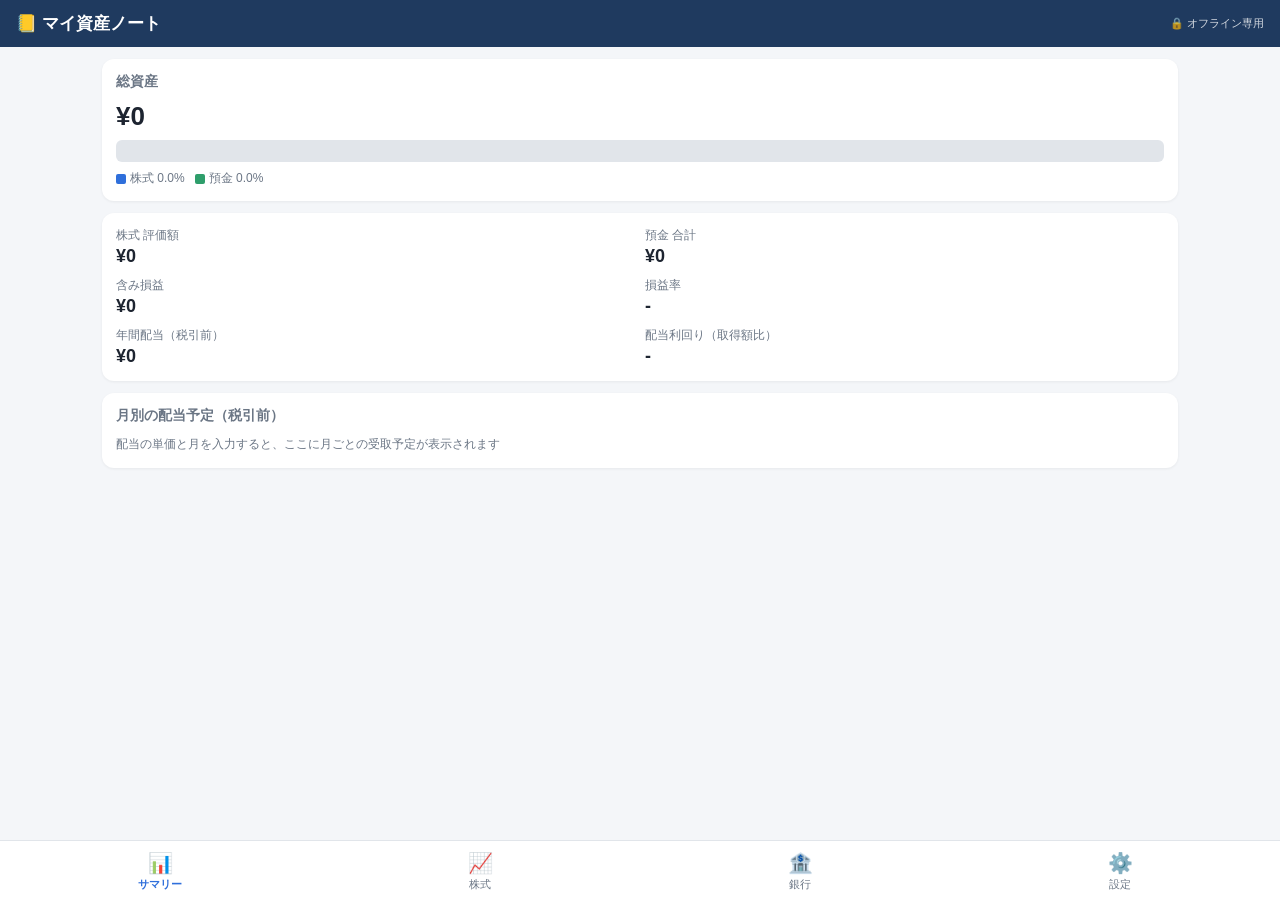
<file: asset-manager/index.html>
<!DOCTYPE html>
<html lang="ja">
<head>
<meta charset="UTF-8">
<meta name="viewport" content="width=device-width, initial-scale=1, viewport-fit=cover">
<!-- 外部通信を完全に禁止（画像・スクリプト・通信すべて外部不可） -->
<meta http-equiv="Content-Security-Policy" content="default-src 'none'; script-src 'unsafe-inline'; style-src 'unsafe-inline'; img-src data: blob:; connect-src 'none'; form-action 'none'; base-uri 'none'">
<meta name="referrer" content="no-referrer">
<meta name="theme-color" content="#1f3a5f">
<meta name="apple-mobile-web-app-capable" content="yes">
<title>マイ資産ノート</title>
<style>
  :root {
    --bg: #f4f6f9; --card: #fff; --text: #1d2430; --sub: #6b7685; --line: #e1e5ea;
    --main: #1f3a5f; --accent: #2f6fdb; --plus: #c62828; --minus: #1565c0;
  }
  @media (prefers-color-scheme: dark) {
    :root { --bg:#12161c; --card:#1b2129; --text:#e6e9ee; --sub:#9aa4b2; --line:#2c343f; --main:#0f1f33; --accent:#5b93f0; --plus:#ef6b6b; --minus:#6aa5f5; }
  }
  * { box-sizing: border-box; }
  body { margin:0; font-family: -apple-system, "Hiragino Sans", "Noto Sans JP", sans-serif; background:var(--bg); color:var(--text); font-size:15px; padding-bottom: calc(70px + env(safe-area-inset-bottom)); }
  header { background:var(--main); color:#fff; padding: calc(12px + env(safe-area-inset-top)) 16px 12px; position:sticky; top:0; z-index:10; display:flex; align-items:center; justify-content:space-between; }
  header h1 { font-size:17px; margin:0; }
  header .lock { font-size:11px; opacity:.8; }
  main { padding: 12px; max-width: 1100px; margin: 0 auto; }
  nav { position:fixed; bottom:0; left:0; right:0; display:flex; background:var(--card); border-top:1px solid var(--line); padding-bottom: env(safe-area-inset-bottom); z-index:10; }
  nav button { flex:1; border:none; background:none; padding:10px 0 8px; color:var(--sub); font-size:11px; }
  nav button .ic { display:block; font-size:20px; margin-bottom:2px; }
  nav button.active { color:var(--accent); font-weight:bold; }
  .card { background:var(--card); border-radius:12px; padding:14px; margin-bottom:12px; box-shadow:0 1px 3px rgba(0,0,0,.06); }
  .card h2 { font-size:14px; margin:0 0 10px; color:var(--sub); font-weight:600; }
  .big { font-size:26px; font-weight:bold; }
  .grid2 { display:grid; grid-template-columns: 1fr 1fr; gap:10px; }
  .kpi .lbl { font-size:12px; color:var(--sub); }
  .kpi .val { font-size:18px; font-weight:bold; margin-top:2px; }
  .plus { color:var(--plus); } .minus { color:var(--minus); }
  .toolbar { display:flex; gap:8px; margin-bottom:10px; flex-wrap:wrap; }
  .toolbar input[type=search] { flex:1; min-width:140px; }
  button.btn { background:var(--accent); color:#fff; border:none; border-radius:8px; padding:10px 14px; font-size:14px; font-weight:600; }
  button.btn.sub { background:var(--card); color:var(--text); border:1px solid var(--line); }
  button.btn.danger { background:#d33; }
  input, select, textarea { font-size:16px; padding:9px 10px; border:1px solid var(--line); border-radius:8px; background:var(--card); color:var(--text); width:100%; font-family:inherit; }
  textarea { min-height:70px; }
  .tablewrap { overflow-x:auto; -webkit-overflow-scrolling:touch; background:var(--card); border-radius:12px; box-shadow:0 1px 3px rgba(0,0,0,.06); }
  table { border-collapse:collapse; width:100%; white-space:nowrap; font-size:13px; }
  th, td { padding:9px 10px; border-bottom:1px solid var(--line); text-align:right; }
  th { background:var(--bg); color:var(--sub); font-weight:600; position:sticky; top:0; cursor:pointer; user-select:none; }
  th.l, td.l { text-align:left; }
  td.sticky, th.sticky { position:sticky; left:0; background:var(--card); z-index:1; }
  th.sticky { background:var(--bg); z-index:2; }
  tr.row:active td { background: rgba(47,111,219,.08); }
  tfoot td { font-weight:bold; background:var(--bg); }
  .memo { max-width:180px; overflow:hidden; text-overflow:ellipsis; color:var(--sub); }
  .empty { text-align:center; color:var(--sub); padding:30px 10px; }
  .bar { display:flex; height:22px; border-radius:6px; overflow:hidden; margin:8px 0; background:var(--line); }
  .bar div { height:100%; }
  .legend { display:flex; flex-wrap:wrap; gap:10px; font-size:12px; color:var(--sub); }
  .legend i { display:inline-block; width:10px; height:10px; border-radius:2px; margin-right:4px; vertical-align:middle; }
  /* モーダル */
  .modal { position:fixed; inset:0; background:rgba(0,0,0,.45); display:none; align-items:flex-end; justify-content:center; z-index:50; }
  .modal.open { display:flex; }
  .sheet { background:var(--card); width:100%; max-width:560px; max-height:92vh; overflow-y:auto; border-radius:16px 16px 0 0; padding:16px 16px calc(16px + env(safe-area-inset-bottom)); }
  .sheet h3 { margin:0 0 12px; font-size:17px; }
  .field { margin-bottom:10px; }
  .field label { display:block; font-size:12px; color:var(--sub); margin-bottom:4px; }
  .row2 { display:grid; grid-template-columns:1fr 1fr; gap:10px; }
  .actions { display:flex; gap:8px; margin-top:14px; }
  .actions .btn { flex:1; }
  .preview { font-size:13px; color:var(--sub); background:var(--bg); border-radius:8px; padding:8px 10px; margin-top:4px; }
  .note { font-size:12px; color:var(--sub); line-height:1.6; }
  .toast { position:fixed; left:50%; bottom:90px; transform:translateX(-50%); background:#333; color:#fff; padding:10px 16px; border-radius:20px; font-size:13px; opacity:0; transition:opacity .3s; pointer-events:none; z-index:60; }
  .toast.show { opacity:.92; }
  .hidden { display:none !important; }
</style>
</head>
<body>
<header>
  <h1>📒 マイ資産ノート</h1>
  <span class="lock">🔒 オフライン専用</span>
</header>

<main>
  <!-- サマリー -->
  <section id="tab-summary">
    <div class="card">
      <h2>総資産</h2>
      <div class="big" id="s-total">¥0</div>
      <div class="bar" id="s-bar"></div>
      <div class="legend" id="s-legend"></div>
    </div>
    <div class="card grid2">
      <div class="kpi"><div class="lbl">株式 評価額</div><div class="val" id="s-stock">-</div></div>
      <div class="kpi"><div class="lbl">預金 合計</div><div class="val" id="s-bank">-</div></div>
      <div class="kpi"><div class="lbl">含み損益</div><div class="val" id="s-pl">-</div></div>
      <div class="kpi"><div class="lbl">損益率</div><div class="val" id="s-plr">-</div></div>
      <div class="kpi"><div class="lbl">年間配当（税引前）</div><div class="val" id="s-div">-</div></div>
      <div class="kpi"><div class="lbl">配当利回り（取得額比）</div><div class="val" id="s-yoc">-</div></div>
    </div>
    <div class="card">
      <h2>月別の配当予定（税引前）</h2>
      <div id="s-monthly"></div>
    </div>
    <p class="note" id="s-updated"></p>
  </section>

  <!-- 株式 -->
  <section id="tab-stocks" class="hidden">
    <div class="toolbar">
      <input type="search" id="stock-q" placeholder="銘柄・メモで検索">
      <button class="btn" data-action="add-stock">＋ 追加</button>
    </div>
    <div class="tablewrap">
      <table>
        <thead><tr id="stock-head"></tr></thead>
        <tbody id="stock-body"></tbody>
        <tfoot id="stock-foot"></tfoot>
      </table>
    </div>
    <p class="note">行をタップすると編集できます。見出しをタップすると並べ替えできます。表は横にスクロールできます。</p>
  </section>

  <!-- 銀行 -->
  <section id="tab-banks" class="hidden">
    <div class="toolbar">
      <input type="search" id="bank-q" placeholder="銀行名・メモで検索">
      <button class="btn" data-action="add-bank">＋ 追加</button>
    </div>
    <div class="tablewrap">
      <table>
        <thead><tr id="bank-head"></tr></thead>
        <tbody id="bank-body"></tbody>
        <tfoot id="bank-foot"></tfoot>
      </table>
    </div>
    <p class="note">行をタップすると編集できます。</p>
  </section>

  <!-- 設定 -->
  <section id="tab-settings" class="hidden">
    <div class="card">
      <h2>バックアップ</h2>
      <p class="note">データはこの端末のブラウザ内にだけ保存されています。ブラウザのデータ削除や機種変更で消えるため、定期的にバックアップファイルを保存してください。</p>
      <div class="toolbar">
        <button class="btn" data-action="export-json">バックアップを保存</button>
        <button class="btn sub" data-action="import-json">バックアップから復元</button>
      </div>
      <input type="file" id="import-file" accept=".json,application/json" class="hidden">
    </div>
    <div class="card">
      <h2>エクセル用に書き出し（CSV）</h2>
      <div class="toolbar">
        <button class="btn sub" data-action="export-csv-stocks">株式をCSV保存</button>
        <button class="btn sub" data-action="export-csv-banks">銀行をCSV保存</button>
      </div>
    </div>
    <div class="card">
      <h2>安全性について</h2>
      <p class="note">
        ・このアプリはHTMLファイル1つで動き、外部サーバーへの通信は一切行いません。<br>
        ・ページ内のセキュリティ設定（CSP）で、外部への通信・外部ファイルの読み込みをブラウザ側で禁止しています。<br>
        ・入力データはこの端末のブラウザ（localStorage）にのみ保存されます。<br>
        ・株価は自動取得しません（通信が必要になるため）。手入力で更新してください。
      </p>
    </div>
    <div class="card">
      <h2>データの全削除</h2>
      <button class="btn danger" data-action="wipe">すべてのデータを削除</button>
    </div>
  </section>
</main>

<nav>
  <button data-tab="summary" class="active"><span class="ic">📊</span>サマリー</button>
  <button data-tab="stocks"><span class="ic">📈</span>株式</button>
  <button data-tab="banks"><span class="ic">🏦</span>銀行</button>
  <button data-tab="settings"><span class="ic">⚙️</span>設定</button>
</nav>

<!-- 株式 入力 -->
<div class="modal" id="stock-modal">
  <div class="sheet">
    <h3 id="stock-title">銘柄を追加</h3>
    <div class="field"><label>銘柄名 *</label><input id="f-name" placeholder="例：トヨタ自動車"></div>
    <div class="row2">
      <div class="field"><label>保有数（株）</label><input id="f-shares" type="number" inputmode="decimal" step="any" min="0"></div>
      <div class="field"><label>取得単価（円）</label><input id="f-cost" type="number" inputmode="decimal" step="any" min="0"></div>
    </div>
    <div class="field"><label>現在の株価（円）</label><input id="f-price" type="number" inputmode="decimal" step="any" min="0"></div>
    <div class="row2">
      <div class="field"><label>中間配当 単価（円/株）</label><input id="f-dpsI" type="number" inputmode="decimal" step="any" min="0"></div>
      <div class="field"><label>中間配当 月</label><select id="f-monI" class="month-sel"></select></div>
    </div>
    <div class="row2">
      <div class="field"><label>期末配当 単価（円/株）</label><input id="f-dpsF" type="number" inputmode="decimal" step="any" min="0"></div>
      <div class="field"><label>期末配当 月</label><select id="f-monF" class="month-sel"></select></div>
    </div>
    <div class="field"><label>メモ</label><textarea id="f-memo" placeholder="購入理由、優待内容など"></textarea></div>
    <div class="preview" id="stock-preview"></div>
    <div class="actions">
      <button class="btn danger hidden" id="stock-del">削除</button>
      <button class="btn sub" data-action="close-modal">キャンセル</button>
      <button class="btn" id="stock-save">保存</button>
    </div>
  </div>
</div>

<!-- 銀行 入力 -->
<div class="modal" id="bank-modal">
  <div class="sheet">
    <h3 id="bank-title">口座を追加</h3>
    <div class="field"><label>銀行名 *</label><input id="b-name" placeholder="例：〇〇銀行"></div>
    <div class="row2">
      <div class="field"><label>支店名</label><input id="b-branch"></div>
      <div class="field"><label>種別</label>
        <select id="b-type"><option>普通</option><option>定期</option><option>当座</option><option>貯蓄</option><option>外貨</option><option>その他</option></select>
      </div>
    </div>
    <div class="row2">
      <div class="field"><label>残高（円）</label><input id="b-balance" type="number" inputmode="decimal" step="any"></div>
      <div class="field"><label>確認日</label><input id="b-date" type="date"></div>
    </div>
    <div class="field"><label>用途</label><input id="b-purpose" placeholder="例：生活費、給与受取"></div>
    <div class="field"><label>メモ</label><textarea id="b-memo"></textarea></div>
    <p class="note">※口座番号・暗証番号など、万一の際に悪用される情報の入力は避けることをおすすめします。</p>
    <div class="actions">
      <button class="btn danger hidden" id="bank-del">削除</button>
      <button class="btn sub" data-action="close-modal">キャンセル</button>
      <button class="btn" id="bank-save">保存</button>
    </div>
  </div>
</div>

<div class="toast" id="toast"></div>

<script>
(() => {
  'use strict';
  const KEY = 'my-asset-note-v1';
  const $ = (id) => document.getElementById(id);
  const esc = (s) => String(s ?? '').replace(/[&<>"']/g, c => ({'&':'&amp;','<':'&lt;','>':'&gt;','"':'&quot;',"'":'&#39;'}[c]));
  const num = (v) => { const n = parseFloat(v); return isFinite(n) ? n : 0; };
  const yen = (n) => '¥' + Math.round(n).toLocaleString('ja-JP');
  const signed = (n) => (n > 0 ? '+' : n < 0 ? '−' : '') + '¥' + Math.abs(Math.round(n)).toLocaleString('ja-JP');
  const pct = (n) => isFinite(n) ? (n > 0 ? '+' : '') + n.toFixed(2) + '%' : '-';
  const pctPlain = (n) => isFinite(n) ? n.toFixed(2) + '%' : '-';
  const cls = (n) => n > 0 ? 'plus' : n < 0 ? 'minus' : '';
  const uid = () => Date.now().toString(36) + Math.random().toString(36).slice(2, 8);
  const today = () => new Date().toISOString().slice(0, 10);

  // ---------- データ ----------
  let db = { stocks: [], banks: [], updatedAt: null };
  function load() {
    try { const raw = localStorage.getItem(KEY); if (raw) db = Object.assign({ stocks: [], banks: [] }, JSON.parse(raw)); }
    catch (e) { alert('データの読み込みに失敗しました'); }
    migrate();
  }
  // 旧形式（年間配当1項目）のデータを中間・期末形式へ移行
  function migrate() {
    db.stocks.forEach(s => {
      if ('dps' in s && !('dpsF' in s) && !('dpsI' in s)) {
        s.dpsF = s.dps; s.dpsI = ''; s.monI = ''; s.monF = '';
        if (s.divmonth) s.memo = (s.memo ? s.memo + '\n' : '') + '（旧・配当月：' + s.divmonth + '）';
        delete s.dps; delete s.divmonth;
      }
    });
  }
  const divCell = (dps, mon) => dps ? num(dps).toLocaleString('ja-JP') + '円' + (mon ? `<br><small style="color:var(--sub)">${esc(mon)}月</small>` : '') : '-';
  document.querySelectorAll('.month-sel').forEach(sel => {
    sel.innerHTML = '<option value="">（未選択）</option>' + Array.from({ length: 12 }, (_, i) => `<option value="${i + 1}">${i + 1}月</option>`).join('');
  });
  function save() {
    db.updatedAt = new Date().toISOString();
    try { localStorage.setItem(KEY, JSON.stringify(db)); }
    catch (e) { alert('保存に失敗しました（ブラウザの保存領域を確認してください）'); }
    renderAll();
  }

  const calcStock = (s) => {
    const shares = num(s.shares), cost = num(s.cost), price = num(s.price), dps = num(s.dpsI) + num(s.dpsF);
    const costTotal = shares * cost, value = shares * (price || cost);
    const pl = price ? value - costTotal : 0;
    return { costTotal, value, pl, plr: costTotal && price ? pl / costTotal * 100 : NaN,
             divI: shares * num(s.dpsI), divF: shares * num(s.dpsF), divTotal: shares * dps, yieldNow: price ? dps / price * 100 : NaN, yoc: cost ? dps / cost * 100 : NaN };
  };

  // ---------- トースト ----------
  let tt;
  function toast(msg) { const t = $('toast'); t.textContent = msg; t.classList.add('show'); clearTimeout(tt); tt = setTimeout(() => t.classList.remove('show'), 1800); }

  // ---------- タブ ----------
  document.querySelectorAll('nav button').forEach(b => b.addEventListener('click', () => {
    document.querySelectorAll('nav button').forEach(x => x.classList.toggle('active', x === b));
    ['summary', 'stocks', 'banks', 'settings'].forEach(t => $('tab-' + t).classList.toggle('hidden', t !== b.dataset.tab));
    window.scrollTo(0, 0);
  }));

  // ---------- 株式テーブル ----------
  const stockCols = [
    { k: 'name', label: '銘柄', l: true, sticky: true, get: s => s.name, show: s => esc(s.name) },
    { k: 'shares', label: '保有数', get: s => num(s.shares), show: s => num(s.shares).toLocaleString('ja-JP') },
    { k: 'cost', label: '取得単価', get: s => num(s.cost), show: s => s.cost !== '' && s.cost != null ? num(s.cost).toLocaleString('ja-JP') : '-' },
    { k: 'price', label: '株価', get: s => num(s.price), show: s => s.price ? num(s.price).toLocaleString('ja-JP') : '-' },
    { k: 'value', label: '評価額', get: s => calcStock(s).value, show: s => yen(calcStock(s).value) },
    { k: 'pl', label: '損益', get: s => calcStock(s).pl, show: s => { const c = calcStock(s); return `<span class="${cls(c.pl)}">${signed(c.pl)}</span>`; } },
    { k: 'plr', label: '損益率', get: s => calcStock(s).plr, show: s => { const c = calcStock(s); return `<span class="${cls(c.pl)}">${pct(c.plr)}</span>`; } },
    { k: 'dpsI', label: '中間配当', get: s => num(s.dpsI), show: s => divCell(s.dpsI, s.monI) },
    { k: 'dpsF', label: '期末配当', get: s => num(s.dpsF), show: s => divCell(s.dpsF, s.monF) },
    { k: 'div', label: '年間配当', get: s => calcStock(s).divTotal, show: s => yen(calcStock(s).divTotal) },
    { k: 'yield', label: '利回り', get: s => calcStock(s).yieldNow, show: s => pctPlain(calcStock(s).yieldNow) },
    { k: 'memo', label: 'メモ', l: true, get: s => s.memo || '', show: s => `<div class="memo">${esc(s.memo || '')}</div>` },
  ];
  const bankCols = [
    { k: 'name', label: '銀行', l: true, sticky: true, get: b => b.name, show: b => `${esc(b.name)}${b.branch ? `<br><small style="color:var(--sub)">${esc(b.branch)}</small>` : ''}` },
    { k: 'type', label: '種別', l: true, get: b => b.type || '', show: b => esc(b.type || '') },
    { k: 'balance', label: '残高', get: b => num(b.balance), show: b => yen(num(b.balance)) },
    { k: 'date', label: '確認日', l: true, get: b => b.date || '', show: b => esc(b.date || '') },
    { k: 'purpose', label: '用途', l: true, get: b => b.purpose || '', show: b => esc(b.purpose || '') },
    { k: 'memo', label: 'メモ', l: true, get: b => b.memo || '', show: b => `<div class="memo">${esc(b.memo || '')}</div>` },
  ];
  const sortState = { stocks: { k: 'value', dir: -1 }, banks: { k: 'balance', dir: -1 } };

  function sortRows(rows, cols, st) {
    const col = cols.find(c => c.k === st.k); if (!col) return rows;
    return rows.slice().sort((a, b) => {
      let x = col.get(a), y = col.get(b);
      if (typeof x === 'number' && isNaN(x)) x = -Infinity;
      if (typeof y === 'number' && isNaN(y)) y = -Infinity;
      return (typeof x === 'string' ? x.localeCompare(y, 'ja') : x - y) * st.dir;
    });
  }
  function renderHead(elId, cols, st, kind) {
    $(elId).innerHTML = cols.map(c =>
      `<th class="${c.l ? 'l' : ''} ${c.sticky ? 'sticky' : ''}" data-sort="${kind}:${c.k}">${c.label}${st.k === c.k ? (st.dir > 0 ? ' ▲' : ' ▼') : ''}</th>`).join('');
  }
  document.addEventListener('click', (e) => {
    const th = e.target.closest('th[data-sort]'); if (!th) return;
    const [kind, k] = th.dataset.sort.split(':'); const st = sortState[kind];
    if (st.k === k) st.dir *= -1; else { st.k = k; st.dir = -1; }
    kind === 'stocks' ? renderStocks() : renderBanks();
  });

  function renderStocks() {
    const q = $('stock-q').value.trim().toLowerCase();
    const rows = sortRows(db.stocks.filter(s => !q || [s.name, s.memo].join(' ').toLowerCase().includes(q)), stockCols, sortState.stocks);
    renderHead('stock-head', stockCols, sortState.stocks, 'stocks');
    $('stock-body').innerHTML = rows.length ? rows.map(s =>
      `<tr class="row" data-id="${esc(s.id)}" data-kind="stock">${stockCols.map(c => `<td class="${c.l ? 'l' : ''} ${c.sticky ? 'sticky' : ''}">${c.show(s)}</td>`).join('')}</tr>`).join('')
      : `<tr><td colspan="${stockCols.length}" class="empty">${db.stocks.length ? '該当する銘柄がありません' : '「＋ 追加」から銘柄を登録しましょう'}</td></tr>`;
    if (rows.length) {
      const t = rows.reduce((a, s) => { const c = calcStock(s); a.v += c.value; a.c += c.costTotal; a.pl += c.pl; a.d += c.divTotal; return a; }, { v: 0, c: 0, pl: 0, d: 0 });
      $('stock-foot').innerHTML = `<tr>${stockCols.map(c => {
        const m = { name: '合計', value: yen(t.v), pl: `<span class="${cls(t.pl)}">${signed(t.pl)}</span>`, plr: `<span class="${cls(t.pl)}">${pct(t.c ? t.pl / t.c * 100 : NaN)}</span>`, div: yen(t.d) };
        return `<td class="${c.l ? 'l' : ''} ${c.sticky ? 'sticky' : ''}">${m[c.k] || ''}</td>`; }).join('')}</tr>`;
    } else $('stock-foot').innerHTML = '';
  }
  function renderBanks() {
    const q = $('bank-q').value.trim().toLowerCase();
    const rows = sortRows(db.banks.filter(b => !q || [b.name, b.branch, b.memo, b.purpose, b.type].join(' ').toLowerCase().includes(q)), bankCols, sortState.banks);
    renderHead('bank-head', bankCols, sortState.banks, 'banks');
    $('bank-body').innerHTML = rows.length ? rows.map(b =>
      `<tr class="row" data-id="${esc(b.id)}" data-kind="bank">${bankCols.map(c => `<td class="${c.l ? 'l' : ''} ${c.sticky ? 'sticky' : ''}">${c.show(b)}</td>`).join('')}</tr>`).join('')
      : `<tr><td colspan="${bankCols.length}" class="empty">${db.banks.length ? '該当する口座がありません' : '「＋ 追加」から口座を登録しましょう'}</td></tr>`;
    $('bank-foot').innerHTML = rows.length ? `<tr>${bankCols.map(c => `<td class="${c.l ? 'l' : ''} ${c.sticky ? 'sticky' : ''}">${c.k === 'name' ? '合計' : c.k === 'balance' ? yen(rows.reduce((a, b) => a + num(b.balance), 0)) : ''}</td>`).join('')}</tr>` : '';
  }

  function renderSummary() {
    let sv = 0, sc = 0, pl = 0, dv = 0;
    db.stocks.forEach(s => { const c = calcStock(s); sv += c.value; sc += c.costTotal; pl += c.pl; dv += c.divTotal; });
    const bv = db.banks.reduce((a, b) => a + num(b.balance), 0);
    const total = sv + bv;
    $('s-total').textContent = yen(total);
    $('s-stock').textContent = yen(sv);
    $('s-bank').textContent = yen(bv);
    $('s-pl').innerHTML = `<span class="${cls(pl)}">${signed(pl)}</span>`;
    $('s-plr').innerHTML = `<span class="${cls(pl)}">${pct(sc ? pl / sc * 100 : NaN)}</span>`;
    $('s-div').textContent = yen(dv);
    $('s-yoc').textContent = pctPlain(sc ? dv / sc * 100 : NaN);
    const parts = [['株式', sv, '#2f6fdb'], ['預金', bv, '#2e9e6b']];
    $('s-bar').innerHTML = total > 0 ? parts.map(p => `<div style="width:${p[1] / total * 100}%;background:${p[2]}"></div>`).join('') : '';
    $('s-legend').innerHTML = parts.map(p => `<span><i style="background:${p[2]}"></i>${p[0]} ${total > 0 ? (p[1] / total * 100).toFixed(1) : '0.0'}%</span>`).join('');
    const months = Array(12).fill(0);
    db.stocks.forEach(s => { const c = calcStock(s);
      if (s.monI) months[num(s.monI) - 1] += c.divI;
      if (s.monF) months[num(s.monF) - 1] += c.divF; });
    const maxM = Math.max(...months);
    $('s-monthly').innerHTML = maxM > 0 ? months.map((v, i) => `<div style="display:flex;align-items:center;gap:8px;padding:3px 0;font-size:13px">
        <span style="width:34px;color:var(--sub)">${i + 1}月</span>
        <span style="flex:1;height:10px;background:var(--line);border-radius:5px;overflow:hidden"><span style="display:block;height:100%;width:${v / maxM * 100}%;background:#e0a526"></span></span>
        <span style="width:84px;text-align:right">${v ? yen(v) : '-'}</span></div>`).join('')
      : '<div class="note">配当の単価と月を入力すると、ここに月ごとの受取予定が表示されます</div>';
    $('s-updated').textContent = db.updatedAt ? '最終更新：' + new Date(db.updatedAt).toLocaleString('ja-JP') : '';
  }
  function renderAll() { renderSummary(); renderStocks(); renderBanks(); }
  $('stock-q').addEventListener('input', renderStocks);
  $('bank-q').addEventListener('input', renderBanks);

  // ---------- モーダル ----------
  let editing = null;
  const openModal = (id) => { $(id).classList.add('open'); document.body.style.overflow = 'hidden'; };
  const closeModals = () => { document.querySelectorAll('.modal').forEach(m => m.classList.remove('open')); document.body.style.overflow = ''; editing = null; };
  document.querySelectorAll('.modal').forEach(m => m.addEventListener('click', e => { if (e.target === m) closeModals(); }));

  const stockFields = { name: 'f-name', shares: 'f-shares', cost: 'f-cost', price: 'f-price', dpsI: 'f-dpsI', monI: 'f-monI', dpsF: 'f-dpsF', monF: 'f-monF', memo: 'f-memo' };
  const bankFields = { name: 'b-name', branch: 'b-branch', type: 'b-type', balance: 'b-balance', date: 'b-date', purpose: 'b-purpose', memo: 'b-memo' };

  function stockPreview() {
    const s = {}; for (const k in stockFields) s[k] = $(stockFields[k]).value;
    const c = calcStock(s);
    $('stock-preview').innerHTML = `評価額 ${yen(c.value)} ／ 損益 <span class="${cls(c.pl)}">${signed(c.pl)}（${pct(c.plr)}）</span><br>中間 ${yen(c.divI)} ＋ 期末 ${yen(c.divF)} ＝ 年間配当 ${yen(c.divTotal)} ／ 利回り ${pctPlain(c.yieldNow)}`;
  }
  ['f-shares', 'f-cost', 'f-price', 'f-dpsI', 'f-dpsF'].forEach(id => $(id).addEventListener('input', stockPreview));

  function openStock(item) {
    editing = item ? item.id : null;
    $('stock-title').textContent = item ? '銘柄を編集' : '銘柄を追加';
    for (const k in stockFields) $(stockFields[k]).value = item ? (item[k] ?? '') : '';
    $('stock-del').classList.toggle('hidden', !item);
    stockPreview(); openModal('stock-modal');
  }
  function openBank(item) {
    editing = item ? item.id : null;
    $('bank-title').textContent = item ? '口座を編集' : '口座を追加';
    for (const k in bankFields) $(bankFields[k]).value = item ? (item[k] ?? '') : (k === 'type' ? '普通' : k === 'date' ? today() : '');
    $('bank-del').classList.toggle('hidden', !item);
    openModal('bank-modal');
  }
  function upsert(list, fields, nameId) {
    const o = {}; for (const k in fields) o[k] = $(fields[k]).value.trim();
    if (!o.name) { alert('名前を入力してください'); $(nameId).focus(); return false; }
    if (editing) { const i = list.findIndex(x => x.id === editing); if (i >= 0) list[i] = Object.assign(list[i], o); }
    else list.push(Object.assign({ id: uid() }, o));
    return true;
  }
  $('stock-save').addEventListener('click', () => { if (upsert(db.stocks, stockFields, 'f-name')) { closeModals(); save(); toast('保存しました'); } });
  $('bank-save').addEventListener('click', () => { if (upsert(db.banks, bankFields, 'b-name')) { closeModals(); save(); toast('保存しました'); } });
  $('stock-del').addEventListener('click', () => { if (confirm('この銘柄を削除しますか？')) { db.stocks = db.stocks.filter(x => x.id !== editing); closeModals(); save(); toast('削除しました'); } });
  $('bank-del').addEventListener('click', () => { if (confirm('この口座を削除しますか？')) { db.banks = db.banks.filter(x => x.id !== editing); closeModals(); save(); toast('削除しました'); } });

  document.addEventListener('click', (e) => {
    const tr = e.target.closest('tr.row');
    if (tr) { const list = tr.dataset.kind === 'stock' ? db.stocks : db.banks; const it = list.find(x => x.id === tr.dataset.id); if (it) (tr.dataset.kind === 'stock' ? openStock : openBank)(it); return; }
    const a = e.target.closest('[data-action]'); if (!a) return;
    ({ 'add-stock': () => openStock(null), 'add-bank': () => openBank(null), 'close-modal': closeModals,
       'export-json': exportJson, 'import-json': () => $('import-file').click(),
       'export-csv-stocks': () => exportCsv('stocks'), 'export-csv-banks': () => exportCsv('banks'), 'wipe': wipe })[a.dataset.action]?.();
  });

  // ---------- 書き出し・読み込み（すべて端末内で完結） ----------
  function download(name, text, type) {
    const blob = new Blob([text], { type });
    const url = URL.createObjectURL(blob);
    const a = document.createElement('a'); a.href = url; a.download = name; document.body.appendChild(a); a.click(); a.remove();
    setTimeout(() => URL.revokeObjectURL(url), 1000);
  }
  const stamp = () => new Date().toISOString().slice(0, 16).replace(/[-:T]/g, '');
  function exportJson() { download(`asset-backup-${stamp()}.json`, JSON.stringify(db, null, 2), 'application/json'); toast('バックアップを書き出しました'); }
  function exportCsv(kind) {
    const csvCell = (v) => { const s = String(v ?? ''); return /[",\n]/.test(s) ? '"' + s.replace(/"/g, '""') + '"' : s; };
    let rows;
    if (kind === 'stocks') {
      rows = [['銘柄名', '保有数', '取得単価', '株価', '評価額', '損益', '損益率(%)', '中間配当単価', '中間配当月', '期末配当単価', '期末配当月', '年間配当', '利回り(%)', 'メモ']];
      db.stocks.forEach(s => { const c = calcStock(s); rows.push([s.name, s.shares, s.cost, s.price, Math.round(c.value), Math.round(c.pl), isFinite(c.plr) ? c.plr.toFixed(2) : '', s.dpsI, s.monI ? s.monI + '月' : '', s.dpsF, s.monF ? s.monF + '月' : '', Math.round(c.divTotal), isFinite(c.yieldNow) ? c.yieldNow.toFixed(2) : '', s.memo]); });
    } else {
      rows = [['銀行名', '支店名', '種別', '残高', '確認日', '用途', 'メモ']];
      db.banks.forEach(b => rows.push([b.name, b.branch, b.type, b.balance, b.date, b.purpose, b.memo]));
    }
    // 先頭のBOMでエクセルの文字化けを防止
    download(`${kind === 'stocks' ? '株式' : '銀行'}-${stamp()}.csv`, '﻿' + rows.map(r => r.map(csvCell).join(',')).join('\r\n'), 'text/csv');
    toast('CSVを書き出しました');
  }
  $('import-file').addEventListener('change', (e) => {
    const f = e.target.files[0]; if (!f) return;
    const r = new FileReader();
    r.onload = () => {
      try {
        const d = JSON.parse(r.result);
        if (!Array.isArray(d.stocks) || !Array.isArray(d.banks)) throw new Error('形式が違います');
        if (!confirm(`株式 ${d.stocks.length}件・銀行 ${d.banks.length}件で、現在のデータを置き換えます。よろしいですか？`)) return;
        d.stocks.forEach(x => x.id = x.id || uid()); d.banks.forEach(x => x.id = x.id || uid());
        db = d; migrate(); save(); toast('復元しました');
      } catch (err) { alert('読み込めませんでした：' + err.message); }
    };
    r.readAsText(f); e.target.value = '';
  });
  function wipe() {
    if (!confirm('すべてのデータを削除します。元に戻せません。よろしいですか？')) return;
    if (!confirm('本当に削除しますか？（バックアップは保存済みですか？）')) return;
    db = { stocks: [], banks: [], updatedAt: null }; localStorage.removeItem(KEY); renderAll(); toast('削除しました');
  }

  load(); renderAll();
})();
</script>
</body>
</html>
</file>
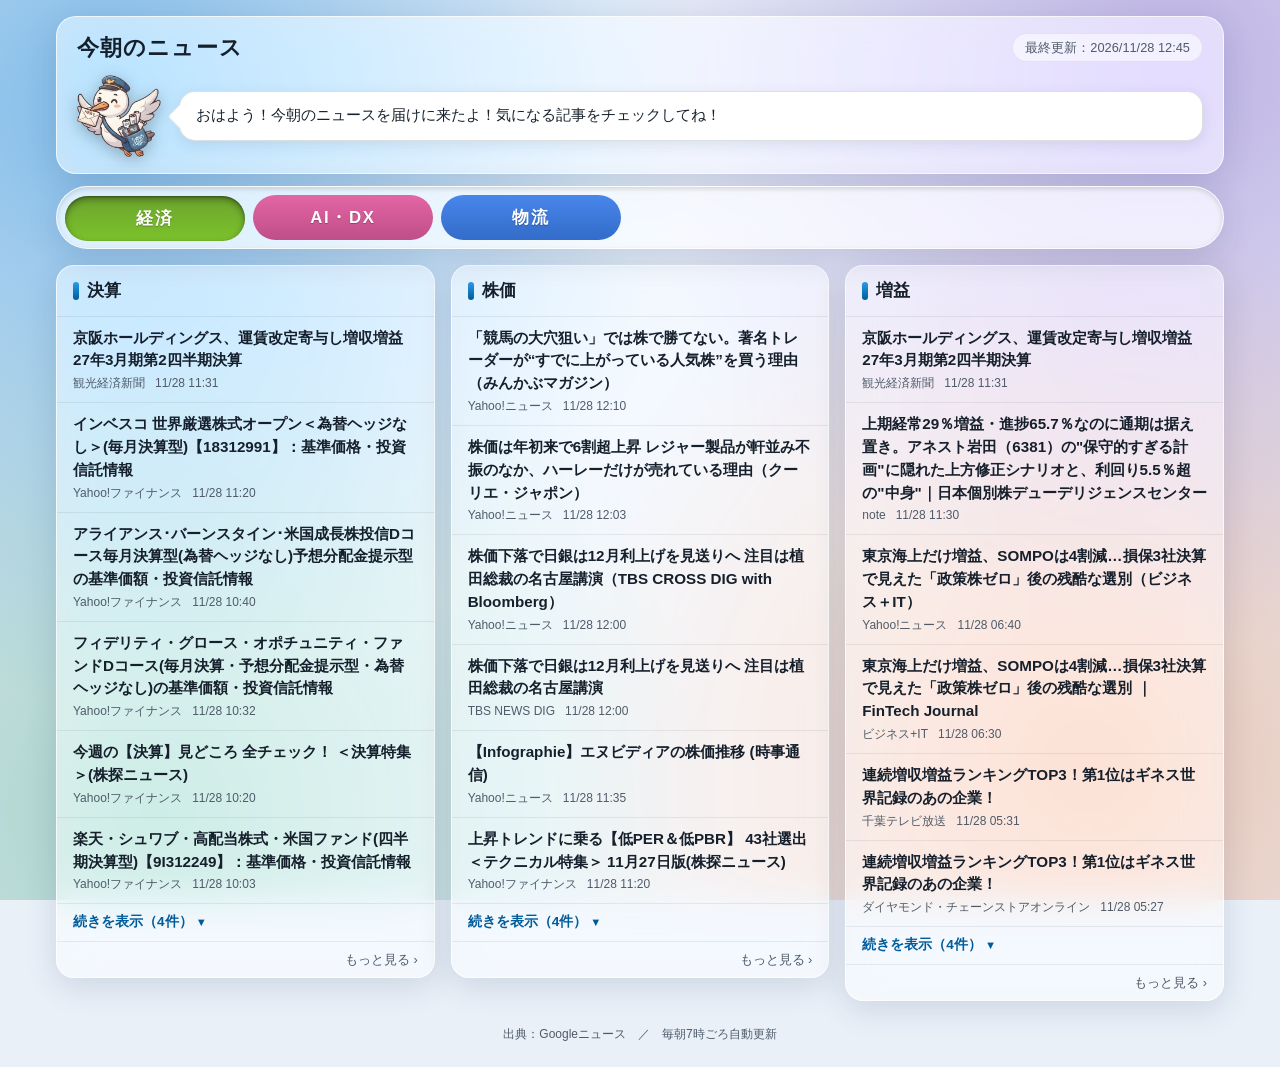
<file: public/index.html>
<!doctype html>
<html lang="ja">
<head>
<meta charset="utf-8">
<meta name="viewport" content="width=device-width, initial-scale=1">
<title>今朝のニュース</title>
<link rel="stylesheet" href="style.css">
</head>
<body>
<header class="site-header">
  <div class="inner">
    <div class="header-top">
      <div class="titles">
        <h1>今朝のニュース</h1>
      </div>
      <p class="updated">最終更新：2026/11/28 12:45</p>
    </div>
    <div class="brand">
      <img class="character" src="character.png" alt="" width="286" height="281">
      <div class="bubble"><p>おはよう！今朝のニュースを届けに来たよ！気になる記事をチェックしてね！</p></div>
    </div>
  </div>
</header>
<style>
#tab0:checked ~ #panel-tab0 { display: grid; }
#tab0:checked ~ .tab-bar label[for=tab0] { background: linear-gradient(180deg, color-mix(in srgb, var(--tab-color) 80%, #2a2f36) 0%, var(--tab-color) 100%); color: var(--tab-ink); box-shadow: inset 0 3px 7px rgba(0, 0, 0, 0.38), inset 0 1px 2px rgba(0, 0, 0, 0.3); transform: translateY(1px); }
#tab0:focus-visible ~ .tab-bar label[for=tab0] { outline: 3px solid var(--tab-edge); outline-offset: 2px; }
#tab1:checked ~ #panel-tab1 { display: grid; }
#tab1:checked ~ .tab-bar label[for=tab1] { background: linear-gradient(180deg, color-mix(in srgb, var(--tab-color) 80%, #2a2f36) 0%, var(--tab-color) 100%); color: var(--tab-ink); box-shadow: inset 0 3px 7px rgba(0, 0, 0, 0.38), inset 0 1px 2px rgba(0, 0, 0, 0.3); transform: translateY(1px); }
#tab1:focus-visible ~ .tab-bar label[for=tab1] { outline: 3px solid var(--tab-edge); outline-offset: 2px; }
#tab2:checked ~ #panel-tab2 { display: grid; }
#tab2:checked ~ .tab-bar label[for=tab2] { background: linear-gradient(180deg, color-mix(in srgb, var(--tab-color) 80%, #2a2f36) 0%, var(--tab-color) 100%); color: var(--tab-ink); box-shadow: inset 0 3px 7px rgba(0, 0, 0, 0.38), inset 0 1px 2px rgba(0, 0, 0, 0.3); transform: translateY(1px); }
#tab2:focus-visible ~ .tab-bar label[for=tab2] { outline: 3px solid var(--tab-edge); outline-offset: 2px; }
</style>
<input type="radio" name="tabs" id="tab0" class="tab-radio" checked>
<input type="radio" name="tabs" id="tab1" class="tab-radio">
<input type="radio" name="tabs" id="tab2" class="tab-radio">
<nav class="tab-bar"><div class="inner"><label for="tab0" class="tab" style="--tab-color: #7cc22b">経済</label><label for="tab1" class="tab" style="--tab-color: #e0559a">AI・DX</label><label for="tab2" class="tab" style="--tab-color: #3579e9">物流</label></div></nav>
<main class="grid panel" id="panel-tab0">
<section class="card"><h2 class="card-title">決算</h2><ul class="news-list"><li><a href="https://news.google.com/rss/articles/CBMiVEFVX3lxTFBINlpJcG5lYlA3bnU4eC1xaldqdjJwdl94UU1nMi1IS0hIczY2X25WMFhNSy10T0t0dFlVVDM1Q0FsbEJjaUZPMmdWXzZpak5iS3hWbg?oc=5" target="_blank" rel="noopener"><span class="headline">京阪ホールディングス、運賃改定寄与し増収増益 27年3月期第2四半期決算</span><span class="meta"><span class="source">観光経済新聞</span><time>11/28 11:31</time></span></a></li><li><a href="https://news.google.com/rss/articles/CBMiVEFVX3lxTFBDTjlOZzdQUEdTdXdtbG1meUpMcWtGZmZhdmhuYkhadW1qbURDdkpYMTB2TWF6cWYwSzdTQVlpZ0pXbzZuVl9QMnlFRlFHRC1wMTZydw?oc=5" target="_blank" rel="noopener"><span class="headline">インベスコ 世界厳選株式オープン＜為替ヘッジなし＞(毎月決算型)【18312991】：基準価格・投資信託情報</span><span class="meta"><span class="source">Yahoo!ファイナンス</span><time>11/28 11:20</time></span></a></li><li><a href="https://news.google.com/rss/articles/CBMiVEFVX3lxTE1zckZSdHVvbExXV2xBc3Qtdk51MGlVVU9UNHZWeVRPMnRTNFJ6RTlfMjByUlZ6UEc4WGhvVURYd2RIRW5Oa0hXeXVMd0xETDdqamdPZw?oc=5" target="_blank" rel="noopener"><span class="headline">アライアンス･バーンスタイン･米国成長株投信Dコース毎月決算型(為替ヘッジなし)予想分配金提示型の基準価額・投資信託情報</span><span class="meta"><span class="source">Yahoo!ファイナンス</span><time>11/28 10:40</time></span></a></li><li><a href="https://news.google.com/rss/articles/CBMiVEFVX3lxTFBmRDBqUy1NN1RvMWxlUlktYXF5c0ktZXJvQm9FS00wVDk4SlhWa0VwM280ZUdadjIzODVESVVmXzhjMzY5Y2h2cmxDT3dWVzJaWE5odg?oc=5" target="_blank" rel="noopener"><span class="headline">フィデリティ・グロース・オポチュニティ・ファンドDコース(毎月決算・予想分配金提示型・為替ヘッジなし)の基準価額・投資信託情報</span><span class="meta"><span class="source">Yahoo!ファイナンス</span><time>11/28 10:32</time></span></a></li><li><a href="https://news.google.com/rss/articles/CBMihwFBVV95cUxQVmc0Rm5SOW5ZMkxXX3BkNVJpZnZDVjRqT0JHUWhpbEFBQ3BVdTA4SDhEZjNPa3E0LU9OYWE3X3VfSTlqWUJBUEs1QWQ5NXNWdzliU0dsNUkteXR6MlIxNzFiNXJWcmtWby15UngzZnNoVnkydC1xd01PNDl5ZEVFNlJkcTdKSUk?oc=5" target="_blank" rel="noopener"><span class="headline">今週の【決算】見どころ 全チェック！ ＜決算特集＞(株探ニュース)</span><span class="meta"><span class="source">Yahoo!ファイナンス</span><time>11/28 10:20</time></span></a></li><li><a href="https://news.google.com/rss/articles/CBMiVEFVX3lxTE1Wb19jSmJMakhqVC12TVZISkRwTlZQcV9iaG5hT3kxRzFHUEs3MmgxYzlRbXZNU2hRN1BqN1JwY01GSjgtUnVSekozbnI4YkVyMzczVw?oc=5" target="_blank" rel="noopener"><span class="headline">楽天・シュワブ・高配当株式・米国ファンド(四半期決算型)【9I312249】：基準価格・投資信託情報</span><span class="meta"><span class="source">Yahoo!ファイナンス</span><time>11/28 10:03</time></span></a></li></ul><details class="rest"><summary>続きを表示（4件）</summary><ul class="news-list"><li><a href="https://news.google.com/rss/articles/[base64]?oc=5" target="_blank" rel="noopener"><span class="headline">［ベスト・バイ：Q3 2027 決算まとめ］PCが値上がりしても客は買い替えをやめない</span><span class="meta"><span class="source">Business Insider Japan</span><time>11/28 10:00</time></span></a></li><li><a href="https://news.google.com/rss/articles/CBMiYEFVX3lxTE1EVnAzc3A0MmVzSlEzWm94X3hncTlpQ2ZQekFEWXNrMGR6VzJkSkZEY3F6M19ackpCZ2RLNjdNa0cwSHgtZExPemprNEd0ZW5JZUhTazZNTmY1ZnlidDA3Wg?oc=5" target="_blank" rel="noopener"><span class="headline">来週の米主要企業決算 セールスフォース</span><span class="meta"><span class="source">株探</span><time>11/28 07:47</time></span></a></li><li><a href="https://news.google.com/rss/articles/CBMiWkFVX3lxTE1WRDljRGV6Rkp6N0ItNDdLVGdLNUZSMFpEMFlEMF9jS2E5RVdhbTJ2eUpxT1FXNWlyclBkYkg2WHRaNWNqQ2hzRlpPRlpRTVNIa2VNUUh6WUFRdw?oc=5" target="_blank" rel="noopener"><span class="headline">来週の米主要企業決算 セールスフォース</span><span class="meta"><span class="source">Moomoo</span><time>11/28 07:47</time></span></a></li><li><a href="https://news.google.com/rss/articles/CBMiSEFVX3lxTFByWlFSUHJZRTJld0JlNEFxX0RSU3EtbFExb2JjZ0FjN21GV2Fhc3Azamo5ajFXWWx1RGVJT1ZaWkcwbE14bnlEWg?oc=5" target="_blank" rel="noopener"><span class="headline">来週の中国主要企業決算 旅行予約サイト大手の携程集団</span><span class="meta"><span class="source">みんかぶ FX/為替</span><time>11/28 07:35</time></span></a></li></ul></details><a class="more" href="https://news.google.com/search?q=%E6%B1%BA%E7%AE%97&amp;hl=ja&amp;gl=JP&amp;ceid=JP:ja" target="_blank" rel="noopener">もっと見る ›</a></section>
<section class="card"><h2 class="card-title">株価</h2><ul class="news-list"><li><a href="https://news.google.com/rss/articles/CBMif0FVX3lxTE1HdkZLb2xTaTVPaXdyWGRDSkpGV1J3MVN0UnlVZDl1VWg5Ylg1XzZEaklxQTVNdU5WSWpLejZSc1BjWW5ia1hWcEpNR1lab2RFUGY4aG94dUZLd29udE9MMFVfRUNMRnNUUFJRZGhwLWd5OGc0cWZXT3ZXM1ZXZzg?oc=5" target="_blank" rel="noopener"><span class="headline">「競馬の大穴狙い」では株で勝てない。著名トレーダーが“すでに上がっている人気株”を買う理由（みんかぶマガジン）</span><span class="meta"><span class="source">Yahoo!ニュース</span><time>11/28 12:10</time></span></a></li><li><a href="https://news.google.com/rss/articles/CBMif0FVX3lxTE93Y1Z4RUZrYmgyU2lZOGw3VGVlUmxzQ0lvVkhFcVJVUER4XzNfRFcwVW04NWFSUVJzTHVRbFBHYUwzZFVRNmNnbzB6LXZZa1VCemtoZ1MzeVl4cUUzWTM5QXB3VEhWOElvWHRuRUFuMDdRcHJfN04tWXpvZkxXV2s?oc=5" target="_blank" rel="noopener"><span class="headline">株価は年初来で6割超上昇 レジャー製品が軒並み不振のなか、ハーレーだけが売れている理由（クーリエ・ジャポン）</span><span class="meta"><span class="source">Yahoo!ニュース</span><time>11/28 12:03</time></span></a></li><li><a href="https://news.google.com/rss/articles/CBMif0FVX3lxTFA2ekpPZVRYTDR3RjFqZFhraHVnUlhWMC1NUzlIUHJRMlhMUk5pWjA5aVpJbXZKaEYydllCZWpiSkdkdHhBall1RDBvZzFUNzNPSFBtSEpUNUFhOVhIMjR0Sl9DeGxpUXZvbGtfbWQ0NkNIeExRWmxDU0toejFpbFU?oc=5" target="_blank" rel="noopener"><span class="headline">株価下落で日銀は12月利上げを見送りへ 注目は植田総裁の名古屋講演（TBS CROSS DIG with Bloomberg）</span><span class="meta"><span class="source">Yahoo!ニュース</span><time>11/28 12:00</time></span></a></li><li><a href="https://news.google.com/rss/articles/CBMidEFVX3lxTE1Ya3ZIY1JlT09xZVR5dWlLOXJZb3RRcGNIU1Z2X3l0dUFianU4XzRQc1ZISVlGLWtBMlhUS0QtNXYydFFWSDV2ZU5iRlZEY3hEeVlSRXh3U2VPdnZDSTVsQ0EwazU1ZllOYUZQYUN1U2dGOGJG?oc=5" target="_blank" rel="noopener"><span class="headline">株価下落で日銀は12月利上げを見送りへ 注目は植田総裁の名古屋講演</span><span class="meta"><span class="source">TBS NEWS DIG</span><time>11/28 12:00</time></span></a></li><li><a href="https://news.google.com/rss/articles/CBMijgFBVV95cUxQSEhvV3hoYVBCenJlYzNmNmJ2emY1aHVVQnJFZjVYMlpid05ackR5R2hCeVp1SEI4WThneTdqNE10WTFCdHk1My1LM1J2a0ZBUUFhOVNVckh3ckJ2RlJtOG94ZTVDSUFsd19sVXZFanV2UEZLWTZ4Rm1sQmM0aFV4ZlZ1amtsc0VHdldqR1FR?oc=5" target="_blank" rel="noopener"><span class="headline">【Infographie】エヌビディアの株価推移 (時事通信)</span><span class="meta"><span class="source">Yahoo!ニュース</span><time>11/28 11:35</time></span></a></li><li><a href="https://news.google.com/rss/articles/CBMihwFBVV95cUxPMklYVE1mVEpKWVFzaDEtOHZ5X2N0Z3NWOEdJcEdidHpPdEhqaUJHUU9QdXFaUzZBMlVZNWZybGFMR2JXTjlmU1pGTDhRWlBNbkVTaG9rWk02bUl2QUVtTWV0MFlFZGdVal9ZdktkYV92R3A0bEFxZjN3bXpyb2xGWWRnZjV2dzg?oc=5" target="_blank" rel="noopener"><span class="headline">上昇トレンドに乗る【低PER＆低PBR】 43社選出 ＜テクニカル特集＞ 11月27日版(株探ニュース)</span><span class="meta"><span class="source">Yahoo!ファイナンス</span><time>11/28 11:20</time></span></a></li></ul><details class="rest"><summary>続きを表示（4件）</summary><ul class="news-list"><li><a href="https://news.google.com/rss/articles/CBMiY0FVX3lxTE1PWnhJcXRZT0dDWUdtaC1Sd3JRZWhsYmk2TWI1dG9rTldBWDMweTZkd1hRemxaanhpM0JMNzZwemF6S3lIRFlNUkVVQWFHVUpXYVVMVU9HajZLY01ReVRibG1VRQ?oc=5" target="_blank" rel="noopener"><span class="headline">ドル円見通し｜なぜ159円台から大きく動かない？ S&amp;P500週間5.6％高、日米の利上げ観測【相場の現在地】2026/11/28</span><span class="meta"><span class="source">外為どっとコム</span><time>11/28 11:00</time></span></a></li><li><a href="https://news.google.com/rss/articles/CBMifEFVX3lxTE5nZURQN2dLRUZwTzVYLTNnUTFVZjlscnZwLVg0NzFsaUxYTVRaZXI1NFduRW5EUVkxY2xZamNqUURiQUtqWktoM2JyNk9TNmF4WFYyaURRWHp6ZDFPeG9CYklRRTc5NDB1UGllMTRUWXJHTzlEb3JSVDQ4aTA?oc=5" target="_blank" rel="noopener"><span class="headline">米国株価指数の週間まとめと来週の見通し</span><span class="meta"><span class="source">OANDA証券</span><time>11/28 10:40</time></span></a></li><li><a href="https://news.google.com/rss/articles/CBMihwFBVV95cUxPdUxxdk9qWW00NmEteFo0M0h3Zi1oVHhTdFpSLUN1X3BuLW9obWswd3ZxaXFrZ2xFNnZRdlJwUkJPVFhDRWREZFY2RFJuT1JKcEVUVVVaNFNUWGxpNUdCbE5DdlZ0QXRkWDdyOC1Fd09iVlNrakV3RkRGVmgtZUI5dGJaUm5LUE0?oc=5" target="_blank" rel="noopener"><span class="headline">NY主要株価－インテル、マイクロン、テスラ、アマゾン、キャタピラー、ニューモント、フリーポート・マクモランが上昇</span><span class="meta"><span class="source">Yahoo!ファイナンス</span><time>11/28 09:26</time></span></a></li><li><a href="https://news.google.com/rss/articles/CBMidEFVX3lxTE1OQ3NWR3dqMFpHdW54MXZ5bE5TelpGMG9XUVdTN0ptN1pxYUFycEpqQ21OaGFWVUdaX2t1TEx0bWZTdE1NM0lzSlV6MFptdFc0LUFlSmFnWjVyc0Y4d3FhMThndlY1M3E0cFQ5VGdZbXNqYVlL?oc=5" target="_blank" rel="noopener"><span class="headline">韓国Samsung Electronics、4万ウォンまで下落？AIバブル警告と目標株価67万ウォンの楽観論が真っ向衝突</span><span class="meta"><span class="source">BigGo ファイナンス</span><time>11/28 09:25</time></span></a></li></ul></details><a class="more" href="https://news.google.com/search?q=%E6%A0%AA%E4%BE%A1&amp;hl=ja&amp;gl=JP&amp;ceid=JP:ja" target="_blank" rel="noopener">もっと見る ›</a></section>
<section class="card"><h2 class="card-title">増益</h2><ul class="news-list"><li><a href="https://news.google.com/rss/articles/CBMiVEFVX3lxTFBINlpJcG5lYlA3bnU4eC1xaldqdjJwdl94UU1nMi1IS0hIczY2X25WMFhNSy10T0t0dFlVVDM1Q0FsbEJjaUZPMmdWXzZpak5iS3hWbg?oc=5" target="_blank" rel="noopener"><span class="headline">京阪ホールディングス、運賃改定寄与し増収増益 27年3月期第2四半期決算</span><span class="meta"><span class="source">観光経済新聞</span><time>11/28 11:31</time></span></a></li><li><a href="https://news.google.com/rss/articles/CBMiW0FVX3lxTE1oanRCcVpPQWN5VjFnUEpNbWRCdHBCOU5jbzZWdGx1S2hIdWFQa1poLWJVTjd1ejcyclFxbkdlUkU3QXAwSkxTM2hjVHZEdDJyTlphbHh1NGR2eHM?oc=5" target="_blank" rel="noopener"><span class="headline">上期経常29％増益・進捗65.7％なのに通期は据え置き。アネスト岩田（6381）の&quot;保守的すぎる計画&quot;に隠れた上方修正シナリオと、利回り5.5％超の&quot;中身&quot;｜日本個別株デューデリジェンスセンター</span><span class="meta"><span class="source">note</span><time>11/28 11:30</time></span></a></li><li><a href="https://news.google.com/rss/articles/CBMif0FVX3lxTE1tM3Zhek5PLVBOQWl2M0VueXRHUVprVVI4VWpHV1VOQXJac05PNTNFanN5LTc1WFdzMFFWR2QtS3djWkRtU2hVM1V1WTdLcWtKaHE0NEduVkxSVFlIRDhvYnFRSkRUWThQUk0xT3RCZG5UTlVfUlhZRjZhSzRUZkE?oc=5" target="_blank" rel="noopener"><span class="headline">東京海上だけ増益、SOMPOは4割減…損保3社決算で見えた「政策株ゼロ」後の残酷な選別（ビジネス＋IT）</span><span class="meta"><span class="source">Yahoo!ニュース</span><time>11/28 06:40</time></span></a></li><li><a href="https://news.google.com/rss/articles/CBMiT0FVX3lxTE1JUktZaWpqczM3d1ZsRE9HVURJZnpiZTFjTHc3YzUxaWJQcXlyLW1XVkpRcGtxajV4VEJsbUYzR3YyTUpaMFFEQlNuN0ItakE?oc=5" target="_blank" rel="noopener"><span class="headline">東京海上だけ増益、SOMPOは4割減…損保3社決算で見えた「政策株ゼロ」後の残酷な選別 ｜FinTech Journal</span><span class="meta"><span class="source">ビジネス+IT</span><time>11/28 06:30</time></span></a></li><li><a href="https://news.google.com/rss/articles/CBMiX0FVX3lxTE8xczVlTDdUYlVMRTNHeEV4SVBYcnJ0UmJvMDNsVnpySWZoaXVEdWRSckhHNnVuVlpYNlRYeU1CU1prWFNhRS1YUjZyUnlxWHR3Z3hiSUtXbzBhQ3RiV0Rj?oc=5" target="_blank" rel="noopener"><span class="headline">連続増収増益ランキングTOP3！第1位はギネス世界記録のあの企業！</span><span class="meta"><span class="source">千葉テレビ放送</span><time>11/28 05:31</time></span></a></li><li><a href="https://news.google.com/rss/articles/[base64]?oc=5" target="_blank" rel="noopener"><span class="headline">連続増収増益ランキングTOP3！第1位はギネス世界記録のあの企業！</span><span class="meta"><span class="source">ダイヤモンド・チェーンストアオンライン</span><time>11/28 05:27</time></span></a></li></ul><details class="rest"><summary>続きを表示（4件）</summary><ul class="news-list"><li><a href="https://news.google.com/rss/articles/CBMiX0FVX3lxTFBsYTRYY09aZFE4dmt6MjNIWE1Wd3ExaWVGd096U2Q2S19EZGNobXJNWXdfdEVjOEd1bWFJa3QzaWllQWRVSXluUTgzbmJ0UTBIN1FrZV9EN2hxbGZTdTRv?oc=5" target="_blank" rel="noopener"><span class="headline">【日本郵政 FY2026 Q2 決算説明会】ゆうちょ銀が経常益5,509億円と急拡大、グループ経常益25%増の6,521億円――日本郵便の赤字388億円は構造課題として残る</span><span class="meta"><span class="source">BigGo ファイナンス</span><time>11/28 04:54</time></span></a></li><li><a href="https://news.google.com/rss/articles/CBMifEFVX3lxTE80SXRiM09FTlhpbVpaVS12Z0tVMU9aMmoxM3pQMjhhSzRLTmR6YTFSZlZiTDZuZTdDV1lnWlhKc3Z3NEJfZ05WVFI1cDZsNk1OWmplRjZSN2l1cjdfZWNxSEFjUE9vZnlpOE5yMGZnTC10NF9lNnNVT3FfYWg?oc=5" target="_blank" rel="noopener"><span class="headline">2027年3月期中間決算 会社説明会</span><span class="meta"><span class="source">BigGo ファイナンス</span><time>11/28 04:50</time></span></a></li><li><a href="https://news.google.com/rss/articles/CBMiSEFVX3lxTE1BZldMMXMzaTNQbHNyRnJoT09NaHpjUldQMC1xUnZDZGZDNTFDWGNGMkJaN2JSMk9uaTdqZGIxQy1xaG5pemUxSA?oc=5" target="_blank" rel="noopener"><span class="headline">NAA中間決算、6期連続で増収増益達成</span><span class="meta"><span class="source">航空新聞社</span><time>11/27 20:07</time></span></a></li><li><a href="https://news.google.com/rss/articles/CBMiYEFVX3lxTE1aOENjYkgwbzNEdENJQTh0VjY4RzB2bzh4QTBOeTZWZ3hKNHJGNTlWVlpLX1NyQTVES3BJTjhuZWFxdURPR0hJVERfVzN1U3NkZ0pOTzlQeElhd2t2d2RUXw?oc=5" target="_blank" rel="noopener"><span class="headline">【華経資訊企業 FY2026 Q3 決算説明会】台湾の華経、Q3 1株利益0.27台湾ドル・前三季EPS 0.88台湾ドルで過去最高、楊正寧総経理「2027年は増収増益を目指す」</span><span class="meta"><span class="source">BigGo ファイナンス</span><time>11/27 19:54</time></span></a></li></ul></details><a class="more" href="https://news.google.com/search?q=%E5%A2%97%E7%9B%8A&amp;hl=ja&amp;gl=JP&amp;ceid=JP:ja" target="_blank" rel="noopener">もっと見る ›</a></section>
</main>
<main class="grid panel" id="panel-tab1">
<section class="card"><h2 class="card-title">物流 DX</h2><ul class="news-list"><li><a href="https://news.google.com/rss/articles/CBMif0FVX3lxTE9Tc0ItSUdfRGdGX0JCclJMa2FoNTVmWVQwT2NOTEhudGc4VkpteFFUdmRxYmtGX0hoa1JVMy11T1hsLUZHQzlVbkpYbEwySGpIY2VuN1Jsb294WVRHd2VnU1IyVjZxMnlSbXFSMEJHZzFmV1pESWxEazF6Z1hjc3M?oc=5" target="_blank" rel="noopener"><span class="headline">三井物産、複雑な貿易業務でどうAI活用？ 「荒くていいから作ってみる」 年間2000時間の業務を削減できたワケ</span><span class="meta"><span class="source">Yahoo!ニュース</span><time>11/27 05:30</time></span></a></li><li><a href="https://news.google.com/rss/articles/CBMiVkFVX3lxTE9jMlNNSVlyeE4ydWlfR1ZLUUJEZ1FFN29PNGxjNS1YQzdBWDRNRUFyLWJTX3pWRVpfaU1vMlRzRGRlMHRhbDg3VmlSM2tSamdHLW5MamJR?oc=5" target="_blank" rel="noopener"><span class="headline">ヤマト運輸、AIで車両1割減、システム開発期間も半減 デジタル人材1000人の意識・行動変革とは</span><span class="meta"><span class="source">JBpress</span><time>11/26 06:00</time></span></a></li><li><a href="https://news.google.com/rss/articles/CBMibEFVX3lxTE83cERrVEdTcEY1dlZ0OHVobE5sY3NOMUdjVHo1QzBlc09vSXpCdXBOWGREOUFaRFBwa19ET0RyMUJOU2ZVcGZHdHBUNXJhZHZ3V1pmZWI3TktvM0RfLUx4NW5xVF92OTJRdVJzag?oc=5" target="_blank" rel="noopener"><span class="headline">清水建設の「建設物流DXシステム」始動</span><span class="meta"><span class="source">日経クロステック</span><time>11/26 02:00</time></span></a></li><li><a href="https://news.google.com/rss/articles/[base64]?oc=5" target="_blank" rel="noopener"><span class="headline">始動、物流DX</span><span class="meta"><span class="source">日経クロステック</span><time>11/25 16:13</time></span></a></li><li><a href="https://news.google.com/rss/articles/CBMiT0FVX3lxTE04LTN6YXltVEZJcTJYRldaOEVuamdEUnRNY2laS0UzNnV2S04wZGlqd0dKVGRyZ2Vvb2dGWHh0RHprM2MzNkZiNExCcl9maDA?oc=5" target="_blank" rel="noopener"><span class="headline">デジタル貨物仲介市場、2035年に1,060億米ドルへ拡大予測｜物流DXとAI活用が国際貨物輸送の競争構造を変革</span><span class="meta"><span class="source">Newscast.jp</span><time>11/25 11:30</time></span></a></li><li><a href="https://news.google.com/rss/articles/CBMiX0FVX3lxTE5pTmNfZHo0MkF0X2VfQVJzZEdqMGo4LW5CR05oaTNkT3U2QW9mblBPN3p0MFF0MlFlVkhrVnc0UjRsdGUzYzlLNXI4clZTSXAzZjJGeFhhRC1WUklMZnhz?oc=5" target="_blank" rel="noopener"><span class="headline">行政インタビュー 〝物流危機〟の克服へ「倉庫」のＤＸ・ＧＸ促進 国土交通省 物流・自動車局 貨物流通経営戦略室長 有賀智徳 氏</span><span class="meta"><span class="source">カーゴニュースオンライン</span><time>11/24 06:00</time></span></a></li></ul><details class="rest"><summary>続きを表示（4件）</summary><ul class="news-list"><li><a href="https://news.google.com/rss/articles/CBMiakFVX3lxTFBaWkJoTzBkY0wwa3k1OFdMTl9RTkVLbjBHem5QTFdjU21DdUkzNUpiNHNzX3dDM2ZLM182OEYwRjdldWxpZS1hU1ZMUkNoeXJ1Y3ZBelk2d0JqbzhOejNkcGNVRlg0SEZQS2c?oc=5" target="_blank" rel="noopener"><span class="headline">渡邉 健一郎：物流DXはなぜ現場で定着しないのか ｜ CTC総研 ｜ CTC</span><span class="meta"><span class="source">CTC - 伊藤忠テクノソリューションズ</span><time>11/20 18:00</time></span></a></li><li><a href="https://news.google.com/rss/articles/CBMiR0FVX3lxTFBwMzA5dnhjamMtTEduV2VYN3ZQRDZaSnZJZkFta1hjMllUOFRla1hieHNZelVsdklLS0pwZTN0Q0x5QVRZOUZF?oc=5" target="_blank" rel="noopener"><span class="headline">日本フォークリフトトラック市場、2035年に63億7,340万米ドルへ拡大予測｜物流DX・電動化・自動運転技術が変える次世代物流インフラの成長戦略</span><span class="meta"><span class="source">Newscast.jp</span><time>11/19 11:05</time></span></a></li><li><a href="https://news.google.com/rss/articles/CBMiSkFVX3lxTE5MSFMzOU1pQ3o2LWYwblA4MDNkRUJNcWRSUzNEdk1EcmtlaDVhMHlMVE5DWkVlc2lQckx4MThuMEhyLTc0T2pqQUNB?oc=5" target="_blank" rel="noopener"><span class="headline">物流DXは要望整理が鍵、シーオスが新資料</span><span class="meta"><span class="source">LOGISTICS TODAY</span><time>11/19 08:35</time></span></a></li><li><a href="https://news.google.com/rss/articles/CBMiSkFVX3lxTFB0X1NGNFRVUF9tRFN0M3JSZFBmOERfam1XdndTUGxraV9yUElMMkJ3WEdzMTNIT0VIM1JEY2VnM1JPSHhDWVRfLU5R?oc=5" target="_blank" rel="noopener"><span class="headline">物流DXを神戸企業と共創、エニキャリが登壇</span><span class="meta"><span class="source">LOGISTICS TODAY</span><time>11/18 17:00</time></span></a></li></ul></details><a class="more" href="https://news.google.com/search?q=%E7%89%A9%E6%B5%81%20DX&amp;hl=ja&amp;gl=JP&amp;ceid=JP:ja" target="_blank" rel="noopener">もっと見る ›</a></section>
<section class="card"><h2 class="card-title">生成AI</h2><ul class="news-list"><li><a href="https://news.google.com/rss/articles/CBMiT0FVX3lxTE1mWWlNU2JHN3l6dHg1bHQ3WWhNZUNLekV5ZHdIWWJHYjFqbW5jbVJ2SjA0LXVoYlJHREpJc3YtaGtZS01KRmJfTlhUT09UZFE?oc=5" target="_blank" rel="noopener"><span class="headline">Sakana AIが防衛特化子会社「Sakana Defense」設立、自衛隊指揮統制AIなど体制強化</span><span class="meta"><span class="source">ビジネス+IT</span><time>11/28 11:35</time></span></a></li><li><a href="https://news.google.com/rss/articles/CBMiU0FVX3lxTE1xeW05MUxhbnZSX2NPNTM1eEZzRWdPejJpOWVkUU40RHVaRnFfMEJtU282cGRnTS1qY2hlVEJoVlVHdVhaSnNJaEdkbU5ZUkJObnVj?oc=5" target="_blank" rel="noopener"><span class="headline">生成AIが授業の話し合いを支援する「協働学習ボード」を2027年度に提供へ〜スタディポケット</span><span class="meta"><span class="source">教育家庭新聞</span><time>11/28 10:10</time></span></a></li><li><a href="https://news.google.com/rss/articles/CBMiTkFVX3lxTE83VWtndWVLTjNvNnNFOW9ZdTV5aUpCUG5DSmxrZERVVDVuVG5YR0ZERkxLMmlTc3R5T2JJMXNaOFA0T1ByV3lqTDFsUnh2QQ?oc=5" target="_blank" rel="noopener"><span class="headline">【書類作成が37分からたった3分に！】電子カルテとAIをつないで病院の事務作業を約9割カットする最新システム</span><span class="meta"><span class="source">DXマガジン</span><time>11/28 09:32</time></span></a></li><li><a href="https://news.google.com/rss/articles/CBMiakFVX3lxTE02NUtIcDZ6RWFvVDd4VGhpbGowWlhxdFh4RXpPQjJoQnhtekJiUVptdkIzeVhMQWdzZFJUUm1FUG0zeW1rVzVQcm5NdXpMUllSeG5MNFV4OGVNVk9wZ0ZrNDk0dVZKSkRVd0E?oc=5" target="_blank" rel="noopener"><span class="headline">発送ミス90%減・受注率1.2倍。生成AIほぼゼロから1年の軌跡をバンテック取締役が語る勉強会を12/23(水)新宿で開催</span><span class="meta"><span class="source">PR TIMES</span><time>11/28 09:00</time></span></a></li><li><a href="https://news.google.com/rss/articles/CBMiiAFBVV95cUxPTzlnXzFkSEdWaHh0eng5Q0RHY1RmdnZSZTFBY2R0T2F6RFdmT2xZeUt1dmNJTkptVGRRR2R1ZEpYVDZHa09hd01QT0F0V1JVMG11MHh5NzFlMmpYWE5SR3VQTlhpOEVrWktaU2JmclA0TDBtazFfNlh3SEgwVDUxUU5KQm9oQlI1?oc=5" target="_blank" rel="noopener"><span class="headline">98%が使う生成AI。Z世代が友人に言えない本音を「AIに預ける」切実な理由（Masumi｜ライター） - エキスパート</span><span class="meta"><span class="source">Yahoo!ニュース</span><time>11/28 08:05</time></span></a></li><li><a href="https://news.google.com/rss/articles/CBMiWkFVX3lxTE5VemdkclZyQ1pMNE04LWNrVmxBTy1NQ3hLQ2RKamtOck1wX0p0UXRPT3l1aG8tZTlvdHhjVmJzaTJ6MzhmMFFHaHlSZkZjYWJYdnN3ZUpWaHpFUQ?oc=5" target="_blank" rel="noopener"><span class="headline">スマート農業は「数百万円」からしか始められないのか｜北海道むかわ町、LINEと生成AIの100ha農場を訪ねて</span><span class="meta"><span class="source">note</span><time>11/28 08:00</time></span></a></li></ul><details class="rest"><summary>続きを表示（4件）</summary><ul class="news-list"><li><a href="https://news.google.com/rss/articles/CBMiiAFBVV95cUxOa3hyQzdpX1N1LXF1Rm5KUVk2TEhXMF9qYnMzSU8xdjBGOWpBVXVUcUlfR2pFMS1aa0x1cUlDaC1yT3ZOZUVMTGZkSzNZSFZ5aXJiM1o2dVhWRWUyamJFWmJkQVVZOUV2WUlUZ2I4Y0ZCRzUwbDB5WWpOYU1zYkE2cEJOb3gxYlpO?oc=5" target="_blank" rel="noopener"><span class="headline">免許証画像を7年残したタイムズカー 顧客情報を生成AIに入力するかも会社が決め利用者は分からない</span><span class="meta"><span class="source">Yahoo!ニュース</span><time>11/28 06:25</time></span></a></li><li><a href="https://news.google.com/rss/articles/CBMiaEFVX3lxTFBtYW5PdjlqdUgyMjE4akFtcWFjSmxqRFZkYTBnRHdoSjJoVThJdHEzLTB4Q2VqRy1UcFZTU3VJTkJfY1VFTVppM09HbzVpU0hrd0w5SXNYSjJ6OXpjOFVLbTNGRUtrcTBh?oc=5" target="_blank" rel="noopener"><span class="headline">法人購買者の82%がAIチャットボットから商品推奨―検索からAIへの移行データをファーストデジタルが整理</span><span class="meta"><span class="source">GameBusiness.jp</span><time>11/28 06:15</time></span></a></li><li><a href="https://news.google.com/rss/articles/CBMiVkFVX3lxTFBJd0dycDhLSUR4UDlMXzBEa0NNM3VXZEVuRWlJVmpPX2VrYkFiaUJHTnNXWF9MMnRLVmE0Y2oyUGFPbXE3dUdOZWxoT1dMVXowUkxnQ01R?oc=5" target="_blank" rel="noopener"><span class="headline">【金融業界震撼】量子コンピューターより先にAIが暗号を破る？英中央銀行が警告する金融システムの新たなリスク 【生成AI事件簿】数学の難問に挑むOpenAIやGoogle、耐量子計算機暗号への移行計画を揺さぶる新たな時間軸(1/4)</span><span class="meta"><span class="source">JBpress</span><time>11/28 06:00</time></span></a></li><li><a href="https://news.google.com/rss/articles/CBMiVkFVX3lxTFBYRUZsQTVPR1BaWHQ1RGhsR1NCNV95MzlabDQydW5xNHlSYXhfZ2VrZ3V2dlJ2TG9wVGhNcWpBQlhSc1pvUGlEUURqMmp5eVl5YmJVX1ZR?oc=5" target="_blank" rel="noopener"><span class="headline">広がるAIカンニング、韓国税理士試験で400点中397.5点「出来過ぎ」発覚…スマートグラスで巧妙化、対策イタチごっこ</span><span class="meta"><span class="source">JBpress</span><time>11/28 06:00</time></span></a></li></ul></details><a class="more" href="https://news.google.com/search?q=%E7%94%9F%E6%88%90AI%20-%E3%83%9D%E3%83%AB%E3%83%8E%20-%E5%BD%BC%E5%A5%B3%20-%E5%A4%89%E6%85%8B%20-%E3%82%A2%E3%83%80%E3%83%AB%E3%83%88%20-%E3%82%A8%E3%83%AD&amp;hl=ja&amp;gl=JP&amp;ceid=JP:ja" target="_blank" rel="noopener">もっと見る ›</a></section>
<section class="card"><h2 class="card-title">DX推進</h2><ul class="news-list"><li><a href="https://news.google.com/rss/articles/CBMidkFVX3lxTFBjd0hQSlZxdEc0QjFhQ19XTGcxZk1WdERsMUxDUXJyWGpYbTdyQUhWc2R1V2FyMldLM1lWT3FVbkR4ajZ6X1FtU3k1bm9MS3F0elh6N3d0TlZ6blR5Z1IxNkctdlNTN3hVa3ZxZ1ppbHNBaDJvNXc?oc=5" target="_blank" rel="noopener"><span class="headline">人任せのDX→アプリ開発で「年間2億円超」削減見込み 関西電力送配電はどうやって社長・役員を“本気にさせた”のか</span><span class="meta"><span class="source">ニコニコニュース</span><time>11/28 11:09</time></span></a></li><li><a href="https://news.google.com/rss/articles/CBMiUkFVX3lxTE5LUzcyZGl2WF9BeHJ5Y1c1SUR0ME1nX3JOcWd5elR1b1hVTFpfelc3SkJzTVV1c0xlbGNnSzBZU0Z6T1BWTVdUNUpMSVNpSzhtNEE?oc=5" target="_blank" rel="noopener"><span class="headline">三菱地所とgooddaysが業務提携、既存不動産のリノベーションとDX推進で協業へ</span><span class="meta"><span class="source">liv-plus.jp</span><time>11/28 09:06</time></span></a></li><li><a href="https://news.google.com/rss/articles/CBMiSkFVX3lxTE5POV9mTmQtYWowT3V0QXhiZXhsRVhJenMtTDM3OFJwU281WXZEOGFabVFmUHBPbDdndWxMSG10NG51VGgwdW1mSkpR?oc=5" target="_blank" rel="noopener"><span class="headline">河北新報社 ビズラボ 河北経済研究所</span><span class="meta"><span class="source">河北新報オンライン</span><time>11/27 23:25</time></span></a></li><li><a href="https://news.google.com/rss/articles/CBMiW0FVX3lxTE5pZHhUN3VTZXY0MnRuWlpraDhNUEUzcWc5UFlnY3hzb2hLTlZnN3hXYTNRc3lfdHQza3dqUjd2UklFMDRRWldiWjRQaW1LWjlpNGp0elZ2RF9IYkE?oc=5" target="_blank" rel="noopener"><span class="headline">DX推進へNTT東社員を採用 利府町、副町長補佐官に就任</span><span class="meta"><span class="source">河北新報オンライン</span><time>11/27 22:10</time></span></a></li><li><a href="https://news.google.com/rss/articles/CBMiSEFVX3lxTE5aRXZuVVhRdzJNQnlYUU9aMjhjXzFPT1VWWGtOWG5hVjVKSDd3b0JWS3FFQzR0ZU1QdTB0ZV95Zm1ydWsxVnhfeg?oc=5" target="_blank" rel="noopener"><span class="headline">kubell、ビジネスチャット「Chatwork」を起点に中小企業のDX推進 AIでBPaaSの収益性改善へ</span><span class="meta"><span class="source">みんかぶ</span><time>11/27 19:00</time></span></a></li><li><a href="https://news.google.com/rss/articles/CBMiT0FVX3lxTE1DTkFwQktRWmpqcmxMWi1oVnBFT2pfSEdnUjBjMWJhTGVaakR6bDRoSFNZSjNfZmFFRzhscU0xTUhLRDh1UlQxeGpTSjdLVFE?oc=5" target="_blank" rel="noopener"><span class="headline">脆弱性情報への対応を迅速化 ― DX推進室、AIによる対策案の作成支援を運用開始</span><span class="meta"><span class="source">アットプレス</span><time>11/27 17:00</time></span></a></li></ul><details class="rest"><summary>続きを表示（4件）</summary><ul class="news-list"><li><a href="https://news.google.com/rss/articles/CBMiekFVX3lxTFBuRUFHOUQ4ZDMxTjB6TG1iaEZlR1dFa0NwVGtybU9lX2hnNllhODg0T3lqUno1ZDcwSnNiUmZ1Q3JTWE1PYjR3eVpDdkxvWVFaMjNKT2lwdzFwTlQ0R1RXSjQ5RFNCTDdnUkFaNFlwNXFuMXpKSy1xZkVR?oc=5" target="_blank" rel="noopener"><span class="headline">DX推進部の新設について</span><span class="meta"><span class="source">イザ！</span><time>11/27 15:30</time></span></a></li><li><a href="https://news.google.com/rss/articles/CBMiaEFVX3lxTE1VVVR4S18yNHo1anoxMmp2Y1BkbG95dk5tdzRCTkV1cklIMVU4SFRTT2hDdVFGMmZfYURNbzZiaXZGekxzbDRuQXZwU19uRTFHMEp0SE5GNlRzUHczRjBSLTZ4bzdSU2J5?oc=5" target="_blank" rel="noopener"><span class="headline">「セキュリティ対策から始めるDX認定！AI時代のサイバーリスク徹底防衛セミナー ～会社を守り、取引先の信頼を勝ち取る実践アプローチ～」を開催します</span><span class="meta"><span class="source">ニコニコニュース</span><time>11/27 14:45</time></span></a></li><li><a href="https://news.google.com/rss/articles/CBMiakFVX3lxTE9DVUZORGQtVjBic3A0X0ZYTm5hR3A4OWpxYjJ3ZzdlX2FaLVl5emxBZXphWnVNSmxjRDYycXctRnJhY19iOG5UWWVzZGdOb2RKZ2dndXBMNmZhVUVGcjIwYlNnc3hvLWhabHc?oc=5" target="_blank" rel="noopener"><span class="headline">自治体向け「関係人口に関する庁内実態調査」 無償提供の申込期限を12月25日（金）まで延長</span><span class="meta"><span class="source">PR TIMES</span><time>11/26 22:30</time></span></a></li><li><a href="https://news.google.com/rss/articles/CBMiX0FVX3lxTE5ER2FvU2ozZ0Q2aEVkNWcyQjR5UUhfU1I3NGIxelc4aHRONU5XUHd6NG1YQXdubld2UHNiUm1jQ2xpZU5xandFY3dIaEpQSXpHVnpSejhfR0NWOTI4ckZJ?oc=5" target="_blank" rel="noopener"><span class="headline">【12月17日開催】旭川市で「北海道自動運転セミナー」を開催します！</span><span class="meta"><span class="source">北海道のホームページ</span><time>11/26 21:47</time></span></a></li></ul></details><a class="more" href="https://news.google.com/search?q=DX%E6%8E%A8%E9%80%B2&amp;hl=ja&amp;gl=JP&amp;ceid=JP:ja" target="_blank" rel="noopener">もっと見る ›</a></section>
<section class="card"><h2 class="card-title">Copilot</h2><ul class="news-list"><li><a href="https://news.google.com/rss/articles/CBMiaEFVX3lxTE5yd2RFcklRTE9lR2lGMFBPWjVvVzRBZGhRbGFVMms4eS1KdC11QkQxMzdRZTFLblJ1VHFGQlE5bV9pMFRTX1NJTkR3VEdTU2hkRnBLTVJmNGRqNTJlVWViZ3BDb0diN25S?oc=5" target="_blank" rel="noopener"><span class="headline">Microsoft、Windows 11向けCopilot搭載3アプリの廃止理由を説明 大量のメモリ消費</span><span class="meta"><span class="source">マイナビニュース</span><time>11/28 08:30</time></span></a></li><li><a href="https://news.google.com/rss/articles/CBMif0FVX3lxTFBncXdzOG9tZjR2aFk0TGVWVXctVFFBZDBFbExEMWYyU1JXdUVMTVZFZUk3MHJBYmtPdm1FalAxOUJXZmZCYkctTEtwOWg5M3J1ZWJ5dDN1UjlEZmhFMWpqNEN3cFltYnZIQnItdlZlbzJQNTUxSTZGaGpqY0RKSEU?oc=5" target="_blank" rel="noopener"><span class="headline">なぜ「Microsoft Copilot」は“仕事のOS”を名乗れるのか？ Ignite 2026の全容（TechTargetジャパン）</span><span class="meta"><span class="source">Yahoo!ニュース</span><time>11/28 08:30</time></span></a></li><li><a href="https://news.google.com/rss/articles/CBMiQkFVX3lxTFBtamVreHBkZmtSQnBCV193UnZLMkRrX00xYW5WQndJSEFUeHVIQW5hR19KZ282ejBuM3RyOXI0WERRdw?oc=5" target="_blank" rel="noopener"><span class="headline">「数週間ではなく数時間で」――Copilotの財務スキルが25種類超に、先行7日で4.4万回呼ばれた</span><span class="meta"><span class="source">shiritomo</span><time>11/28 07:21</time></span></a></li><li><a href="https://news.google.com/rss/articles/CBMiVkFVX3lxTE1CT0ttMEUyb0NwTXNITFNVazJDTDNZVzExUFhsTURidUE3WUFoUEJOaGFkb3N4MVkwdWtScnhzLUk5Slg0dmNFRm4yazI0a21lYk5SOXN3?oc=5" target="_blank" rel="noopener"><span class="headline">バイクが盗まれそうになったら10秒以内に電話してくる！ ？ イタリアWheeloの72g・4G SIM内蔵GPSトラッカー「Copilot」海外市販化【EICMA2026】</span><span class="meta"><span class="source">Webikeプラス</span><time>11/27 18:48</time></span></a></li><li><a href="https://news.google.com/rss/articles/CBMiUEFVX3lxTFB5SFI5MFBaUVNFbnZIZjhURXRnZTJlNGxDUWtwdU5BSFlSTGNNb2YxNTdXb21zQ2k5ZWd3QnJfelhnVEFXR1ptNExJN2p2SmRR?oc=5" target="_blank" rel="noopener"><span class="headline">【Microsoft Copilotが「仕事の新しいOS」へ大幅進化！】チャットも自律業務も1画面に統合、競合AIより最大84％低コストな新機能群を発表</span><span class="meta"><span class="source">DXマガジン</span><time>11/27 18:02</time></span></a></li><li><a href="https://news.google.com/rss/articles/CBMiekFVX3lxTE9ueTZLa1ZfOTMtUFNNNXZyRjhKSnFKbnVZNksxZFQwN0tvMnJlajIxS0Zqc2dqS0FiLTBaQmZuVHdVQkFScTBOUWFkdUpKQmpfQXlRRjYzTTBLeG90VVh6OVRtb0tqdk5zRnZMM0c0ZXlLOE90SGJaTkNB?oc=5" target="_blank" rel="noopener"><span class="headline">Microsoft Security Copilot の価格設定：SCU で何が得られるのか</span><span class="meta"><span class="source">OrcaRouter</span><time>11/27 16:10</time></span></a></li></ul><details class="rest"><summary>続きを表示（4件）</summary><ul class="news-list"><li><a href="https://news.google.com/rss/articles/CBMib0FVX3lxTE5wb1hXZmhJX3RiMWEzQzlhTGlnb053R3R5TU15N2lLZ3pTY01HRnJTMEs0LWFaRExUOW85d2FsTlJsbWJLaktnMmwxSm15aXNrVVFmclRsMmkwTmN1R3ZNalg2TWJYZktCRVk2aHd1RQ?oc=5" target="_blank" rel="noopener"><span class="headline">富士フイルムBIが「生成AI×電子化文書」で根拠確認を効率化する新施策を展開：製造ITニュース</span><span class="meta"><span class="source">MONOist</span><time>11/27 16:00</time></span></a></li><li><a href="https://news.google.com/rss/articles/CBMiX0FVX3lxTE5VZWx4Q2JHNEpqa012djQ2VDJKTk5LWUhlQ0doUjYxYlg1TVFOelA2aVZEY1NuTnpteFN6ZlNtZWM2UTd5WTRNcEdlTVJwbmNKSk90bjRUVHdYbGx3RDB3?oc=5" target="_blank" rel="noopener"><span class="headline">業務向け「Copilot」アプリに「Office」を統合、人とエージェントが協働する「Workspaces」も【Ignite 2026】／「Home」は一般提供、自律型の「Autopilot」はFrontier向けに展開開始</span><span class="meta"><span class="source">千葉テレビ放送</span><time>11/27 15:56</time></span></a></li><li><a href="https://news.google.com/rss/articles/CBMiTkFVX3lxTFBnT2VjTWxDelRPZnJSMjdKS083Uno3LXJTbzFuQk5NNTV1RGVHMlAyalZySUlaU1R6UGlRY1lGY1dMVmluVnoxbG5nSnc5UQ?oc=5" target="_blank" rel="noopener"><span class="headline">GitHub、Copilot code reviewの課金先が未選択なら12月30日から組織課金に</span><span class="meta"><span class="source">CodeZine</span><time>11/27 13:00</time></span></a></li><li><a href="https://news.google.com/rss/articles/CBMiakFVX3lxTE9FVFY3eGVNVENqN29Rbmt4WnE1cjduRXBzUEpQSUJocHRKM1Ryb2taaW1lcDJoQ3I5N2RqMkhCTVN1Rl8yT3gzODhoang1bHROTVZUVll6TTRDd1Z1UjhHcXdsVEJRMVZLeWc?oc=5" target="_blank" rel="noopener"><span class="headline">『Copilotを全社に配ったのに、なぜ一部の社員しか使わないのか』というテーマのウェビナーを開催</span><span class="meta"><span class="source">PR TIMES</span><time>11/27 09:00</time></span></a></li></ul></details><a class="more" href="https://news.google.com/search?q=Copilot&amp;hl=ja&amp;gl=JP&amp;ceid=JP:ja" target="_blank" rel="noopener">もっと見る ›</a></section>
<section class="card"><h2 class="card-title">Power Platform</h2><ul class="news-list"><li><a href="https://news.google.com/rss/articles/CBMiakFVX3lxTFBvYndUalVTZ0dPU2k3akVPejdtamRtb01OUjJWMklYMFdmMkxYUWhyZi02MjRNOVoyRjlZVHA2UmtZSmh4dlk4X0N0Z1daTHpjYmU3N0EyYXJwU0NNVXI1RGtHZ1YwbmtialE?oc=5" target="_blank" rel="noopener"><span class="headline">インフォテック・サービス、Microsoft Power Platform活用支援サービスを新たに開始。業務プロセスの自動化と効率化を強力にサポート</span><span class="meta"><span class="source">PR TIMES</span><time>07/31 16:00</time></span></a></li><li><a href="https://news.google.com/rss/articles/CBMiZkFVX3lxTFB6cUsxaEFRM05HZ3JTWWJVYWRkajRsd0JDOURHOWlQcmdXVVdxOEd5Z3UtUDdkeWtiMzRyN002ZmdrWV9vQVktdS1LTGw3cU1Zb0FIcFlsaGVHWFJxX1E4M2hXdzFFQQ?oc=5" target="_blank" rel="noopener"><span class="headline">三井物産、生成AIとPower Platformの連携で年間約2000時間の削減を見込む</span><span class="meta"><span class="source">キーマンズネット</span><time>03/27 16:00</time></span></a></li><li><a href="https://news.google.com/rss/articles/[base64]?oc=5" target="_blank" rel="noopener"><span class="headline">AKKODiSはMicrosoft Power PlatformとCopilotを通じて、働き方を再定義し、企業カルチャーの変革を促進</span><span class="meta"><span class="source">Microsoft</span><time>01/30 17:00</time></span></a></li><li><a href="https://news.google.com/rss/articles/CBMiakFVX3lxTE1hQ1RlcjNvdW1IbDhPTExveFk2WlBJQ3BFbnIwMzdhRkludXdvdkpqSGxPTlZTZEJqdWtnWlRnQ1lhNURrc0E5VUdmdmZZQVVMazh5dmpPRXBoM3pvaDBKMDBZUVRvb3NKZ1E?oc=5" target="_blank" rel="noopener"><span class="headline">業務デジタル化を加速！「Microsoft Power Platform向け技術支援サービス」提供開始のお知らせ</span><span class="meta"><span class="source">PR TIMES</span><time>01/19 17:00</time></span></a></li><li><a href="https://news.google.com/rss/articles/CBMiggFBVV95cUxNUnhxYVU1ajd4eDMwWmQ5QW1nUS1WSE9QUzVKNU9XeWxwYzRaQ0FsbkFzSk54dkQ0UTdsT2lyV243LUlBSmllRUdtbGZFNGZTN3gzTlZPYTl4X21mdlZxSThGZTZxbWg3Y2pKVGRQUk81VTl0a3MtODAtQUhSeUxyaC13?oc=5" target="_blank" rel="noopener"><span class="headline">Power Platformを活用した高校生向けハッカソンを開催しました（県教委ニュースVol.368・369）</span><span class="meta"><span class="source">千葉県公式ホームページ</span><time>12/02 19:09</time></span></a></li><li><a href="https://news.google.com/rss/articles/[base64]?oc=5" target="_blank" rel="noopener"><span class="headline">JR西日本が、「だれかの役に立ちたい」という思いをアプリの内製開発で具現化、Power Platform ＋ 生成 AI が「社員自らが業務を変革する」ための起爆剤に</span><span class="meta"><span class="source">Microsoft</span><time>09/22 16:00</time></span></a></li></ul><details class="rest"><summary>続きを表示（4件）</summary><ul class="news-list"><li><a href="https://news.google.com/rss/articles/CBMiakFVX3lxTE9xaUtySTRTR0RYelRkZ2NscDIzUFp6VXhNQWRJOFBpMkZMZFl4V3RGSWpIY3dMU1lUVlFiOFdEU0w5ZWxpRE94RWdMdUJCVnc1blltMVZmSzZjSThZdGQwb3J0MV91TUdaRkE?oc=5" target="_blank" rel="noopener"><span class="headline">「Power Platform 業務効率化支援サービス」LPを公開</span><span class="meta"><span class="source">PR TIMES</span><time>07/17 16:00</time></span></a></li><li><a href="https://news.google.com/rss/articles/[base64]?oc=5" target="_blank" rel="noopener"><span class="headline">Azure Databricks Power Platform コネクタのご紹介：Power Apps、Power Automate、Copilot Studio 向けのリアルタイムかつガバナンスされたデータアクセス</span><span class="meta"><span class="source">Databricks</span><time>06/20 16:00</time></span></a></li><li><a href="https://news.google.com/rss/articles/CBMibEFVX3lxTE5ZdnBUY0tXclJKYXVld3Q5OHVfaXF6RGRQbHFiakVzVVBmVnhKWUNCc1oxTk9TNklsb1B2NE84cmY5ZFRTdzNsR01iQWJVV2FMR1pseEN1cS1VSTczUnk4VGVVSUg0VG1yUUV1Vg?oc=5" target="_blank" rel="noopener"><span class="headline">はじめに：『Power Platform 運用の教科書』</span><span class="meta"><span class="source">日経BOOKプラス</span><time>04/25 16:00</time></span></a></li><li><a href="https://news.google.com/rss/articles/[base64]?oc=5" target="_blank" rel="noopener"><span class="headline">スズキが 約 18,000 名分の Power Apps Premium を購入し全社展開、経営層も巻き込みながら「だれもが DX の担い手」になる企業を目指す</span><span class="meta"><span class="source">Microsoft</span><time>04/08 08:16</time></span></a></li></ul></details><a class="more" href="https://news.google.com/search?q=%22Power%20Platform%22&amp;hl=ja&amp;gl=JP&amp;ceid=JP:ja" target="_blank" rel="noopener">もっと見る ›</a></section>
<section class="card"><h2 class="card-title">AIエージェント</h2><ul class="news-list"><li><a href="https://news.google.com/rss/articles/CBMiU0FVX3lxTE1rNWZMLXBnQkNFek9SVkoyWEFrMXJ3MVNRME9RcURyYVlFRFFXajNZaGQ1WWx6QWFjVTVNRTk4QlBodWFCM0NGM0tSUzVoS2F2QVVB?oc=5" target="_blank" rel="noopener"><span class="headline">AIは分身になれるのか？藤原ヒロシが降臨した「AIエージェント特集」</span><span class="meta"><span class="source">WWDJAPAN</span><time>11/28 12:05</time></span></a></li><li><a href="https://news.google.com/rss/articles/[base64]?oc=5" target="_blank" rel="noopener"><span class="headline">12種類のAIエージェントを検証。優秀な秘書としてメール処理から予定管理まで任せられるのはどれ？</span><span class="meta"><span class="source">ライフハッカー</span><time>11/28 12:00</time></span></a></li><li><a href="https://news.google.com/rss/articles/CBMif0FVX3lxTE1Kd1JIZm94a1hJWUdMU2ItcU0tZmdIOWdZb2l4YnhQVjNVb2JQb2lWdmxBWmZiLU9TbGJkS1ZVcnNxM016MjQ4VnpmbDRWWXZHenQtNl9JcFRDSEhRdHJ1SlM5R0JJbTNBYmJ6bEdCRFJBeVhjckZJTi00Wm9GUzQ?oc=5" target="_blank" rel="noopener"><span class="headline">AIデータセンターの供給追いつかず…SKテレコムの研究員「韓国に成長機会」（KOREA WAVE）</span><span class="meta"><span class="source">Yahoo!ニュース</span><time>11/28 11:33</time></span></a></li><li><a href="https://news.google.com/rss/articles/CBMiU0FVX3lxTE5Pa2RiMVV2QWxGUURLVVlYbC1jSnhGZDMwQ0RsY1dOdE9lMk1XZFI2ejVIdzJBXzRrdmNCTkhrVmEtLWoyeHlCYmFvY1BlcjQxb29n?oc=5" target="_blank" rel="noopener"><span class="headline">100人の経営者を指南した「すがけん」の「AIエージェントで生産性を爆上げするマル秘メソッド」 “分身”を作るキット付き</span><span class="meta"><span class="source">WWDJAPAN</span><time>11/28 11:00</time></span></a></li><li><a href="https://news.google.com/rss/articles/CBMidEFVX3lxTE9fcnEzQi04U0JFVlAwRHAtRVNnQmh0UVpxWUs1RlFZdGpoUTZhb0FESmtoaEVIZV9OZ1l4S05KeEhvMU9IX3VtVmZ5bUFaTDJjV2p5YVBsS1UtalFPanpEUnBUYXJQMUx5V2V1QkFHOEhBVDZp?oc=5" target="_blank" rel="noopener"><span class="headline">ブラックフライデー商戦のAIショッピングエージェント、取引シェア0.4%にとどまる</span><span class="meta"><span class="source">BigGo ファイナンス</span><time>11/28 10:25</time></span></a></li><li><a href="https://news.google.com/rss/articles/CBMiU0FVX3lxTE1pSVhVU2djX2llY2Q0b1hXR0haYXdHZlZ1enN1NDFQZVlXOE01TDljX0pobHRfaDBOMFc4NGVNMXhSRllNVmVhTVhkbnlfQ0hfc19Z?oc=5" target="_blank" rel="noopener"><span class="headline">Google、GmailなどへのAIエージェントのアクセスを公式MCPかCLIに 2027年2月1日から</span><span class="meta"><span class="source">innovaTopia</span><time>11/28 09:56</time></span></a></li></ul><details class="rest"><summary>続きを表示（4件）</summary><ul class="news-list"><li><a href="https://news.google.com/rss/articles/CBMiT0FVX3lxTE9RQTA1QXR0OHpmV3VKTkJPUWUzd01SeENabk8zOGVOblpUV3pNY0hpcjZpLVRHUTJzMWE3cU11cUpkTWV2NG1VSDRsNFJaTk0?oc=5" target="_blank" rel="noopener"><span class="headline">米国最大のショッピングシーズンであるブラックフライデーが訪れたが、人工知能(AI)ショッピングエージェントはまだ電子商取引市場で存在感を示せずにいる。 主要流通·サービス業者等の接近遮断と決済段階の技..</span><span class="meta"><span class="source">매일경제</span><time>11/28 09:45</time></span></a></li><li><a href="https://news.google.com/rss/articles/CBMiakFVX3lxTE81dHJBNVgxS1BvN3pkMWVsRF9sU3Rkc0lIWXl6Z21SVHNRT2FsUTlPS1RYM1hZNkpkX3ZGd2EtX2s4MGt5dmlxZ0xQeFZublF1eGlWTUY0ZkZnSjVNM19VWG1YS19YVUZiM3c?oc=5" target="_blank" rel="noopener"><span class="headline">読者への入口がウェブサイトの外へ広がる【今週のメディアニュースレターひとまとめ】11/28号</span><span class="meta"><span class="source">Media Innovation</span><time>11/28 09:00</time></span></a></li><li><a href="https://news.google.com/rss/articles/CBMiVkFVX3lxTE1jZnhhb1JHeUVUNjFObVc5Y1FvU25jMnVpblNqeHgzTUJtbnd6UXowMDNOdjF2cDRiVmprY2VsbnJibGQ1Nl9ndXV1VjNRN0FXZW1HQlB3?oc=5" target="_blank" rel="noopener"><span class="headline">ミスミ、AI対話で設計・調達を支援 新サービス「MiMA」を2027年に提供へ</span><span class="meta"><span class="source">日本ネット経済新聞</span><time>11/28 07:03</time></span></a></li><li><a href="https://news.google.com/rss/articles/CBMidEFVX3lxTE5oSnpSSFdDNG95c0VMSWZweExDaktLWldFam9hUk9qRFZ6X2ZNcG1qTHBWYmV6RVVwYmJDeHVHVGthdzBuRkIzdXVXU3hITno4TmMyRGEwZTNnZmF3dVhUWF9qc3hZRjFvWkVuUm1WX3g3S2xC?oc=5" target="_blank" rel="noopener"><span class="headline">スイス、AIエージェントによるサイバー攻撃を初確認 5件中4件で侵入成功</span><span class="meta"><span class="source">BigGo ファイナンス</span><time>11/28 06:55</time></span></a></li></ul></details><a class="more" href="https://news.google.com/search?q=AI%E3%82%A8%E3%83%BC%E3%82%B8%E3%82%A7%E3%83%B3%E3%83%88&amp;hl=ja&amp;gl=JP&amp;ceid=JP:ja" target="_blank" rel="noopener">もっと見る ›</a></section>
</main>
<main class="grid panel" id="panel-tab2">
<section class="card"><h2 class="card-title">倉庫</h2><ul class="news-list"><li><a href="https://news.google.com/rss/articles/CBMiSkFVX3lxTE9palphTF9UZTQyakpmOWtLbko5TEd6Vy1UZnJ1V05SbHRVQUdCa0NhcGh0a3VmR2REVXVtc0kwRzZhV090M3lMRFZ3?oc=5" target="_blank" rel="noopener"><span class="headline">Gaussy、ロボットと人手の作業管理を統合</span><span class="meta"><span class="source">LOGISTICS TODAY</span><time>11/28 11:03</time></span></a></li><li><a href="https://news.google.com/rss/articles/CBMibkFVX3lxTFB0UUhyX01mVGNBbFNEcnVzLTM0aUFIQVRQeFV6emVyU1RWc2MtN0lZQjRaYmpaMHNzQUozR0NhcExTVGNiSEljNXZ5S3pIaWFvRWx4REFfb1YydkRmYXBBdHRWN2tvSjRRU3lfejRB?oc=5" target="_blank" rel="noopener"><span class="headline">【門真市】ライフ門真店の向かい側に、140台ものクレーンゲームが並ぶ専門店「トレトレ倉庫大阪門真店」がオープン！11月28日からプレオープン、12月4日にグランドオープン予定です。</span><span class="meta"><span class="source">号外NET 守口・門真</span><time>11/28 07:00</time></span></a></li><li><a href="https://news.google.com/rss/articles/CBMiSkFVX3lxTFBMZjBjUHlUbzNsZEpXZUtXanVrTXc3eVMwWXpPVXZXUnNxMVlWbGJsZzlvUFZ3aWFNZWF3cDN1WkxlZ3JIYzJXeTRB?oc=5" target="_blank" rel="noopener"><span class="headline">韓国の倉庫火災対策、既存施設にも規制強化</span><span class="meta"><span class="source">LOGISTICS TODAY</span><time>11/28 06:56</time></span></a></li><li><a href="https://news.google.com/rss/articles/CBMiSkFVX3lxTE9kQTlWSnQ4aW02d1F5d2J1bXpFczlDWHdnaTdZZG9sTHR6N1Rnd085R0RNVzJwVGVUb0ZSN3B5d3REdWlwZUd3TVp3?oc=5" target="_blank" rel="noopener"><span class="headline">阪急阪神エクス、インド5拠点目の倉庫開設</span><span class="meta"><span class="source">LOGISTICS TODAY</span><time>11/28 06:56</time></span></a></li><li><a href="https://news.google.com/rss/articles/CBMiSkFVX3lxTE16VXI3WUFRR2pIU3UyV0NhREgxbTJycnhwM1RCb2VCS2hGUElSS2hEWWpxWE0xbE40VGVaNE16R3h4UlkyR3FMcVBn?oc=5" target="_blank" rel="noopener"><span class="headline">KRS海南倉庫、保税蔵置場の許可取得</span><span class="meta"><span class="source">LOGISTICS TODAY</span><time>11/28 06:56</time></span></a></li><li><a href="https://news.google.com/rss/articles/CBMiakFVX3lxTE50RUJoSUhiYWdSOWx6dXotQjFjV0syWWxfZGpCN0xRYjFNZjRvQmV4c1dxekh3aGo0UVdPVnFCcm80djF5YjEyMXJDa1Q0VDFkUUUxNFR1S3FUVXpJS2MtTWdrbmxxbmJHVWc?oc=5" target="_blank" rel="noopener"><span class="headline">ククレブ・アドバイザーズ 北海道・北広島に危険物倉庫 | ロジスティクス | ニュース</span><span class="meta"><span class="source">Daily Cargo電子版</span><time>11/28 06:28</time></span></a></li></ul><details class="rest"><summary>続きを表示（4件）</summary><ul class="news-list"><li><a href="https://news.google.com/rss/articles/CBMiakFVX3lxTE5JeXRENW40dXU4NTdJMGowUlhUbi1wMWEwV2NlcU9aTU5OUW9EMHVudW95TzJVVW1tWmlQNkczOWZhVE01Ykx0NXg2ZlVPb1B4OV90Wl9wbmlOY3k1Mkc5S2hkbTBsTGZWM1E?oc=5" target="_blank" rel="noopener"><span class="headline">三井倉庫BP、機密書類管理システム提供 | ロジスティクス | ニュース</span><span class="meta"><span class="source">Daily Cargo電子版</span><time>11/28 06:28</time></span></a></li><li><a href="https://news.google.com/rss/articles/CBMidkFVX3lxTFBudFd6MHVYNWdKRkFqblZKYkxTeVdrZGpld2UwQ3ZZM1VhOWF2ZmhBNVpEYUM4VzlKT3dDZ3ZFamM4WGVhY0ZYekdXSzJxZjkwUkNXU2d6YmtoREFnc1JoUGFsVTliX0tFWWh2WWNIZGYyakJ2Tmc?oc=5" target="_blank" rel="noopener"><span class="headline">広島：尾道の倉庫 活用法募る 来年１月１９日まで 県、民間事業者対象に ：地域ニュース</span><span class="meta"><span class="source">読売新聞</span><time>11/28 05:00</time></span></a></li><li><a href="https://news.google.com/rss/articles/CBMigwFBVV95cUxNT1paSF9iRk1mVkhZdzc0RFoyM1YzYkFzZlg0Z045dDNlbVYxRFZ2VE9VeXhYQ2o3TG10WjZxS0ltWUg2UlZWenl6dlFUQ2FvV0dZejZqMFozR0dmU1FLdnRyY0RiVjJqbnQ0cnFSaFNneXVqZ3dhZXJVa1hLUDhvRU1OTQ?oc=5" target="_blank" rel="noopener"><span class="headline">BANYU7323 想定11.36％ 寝屋川市 倉庫</span><span class="meta"><span class="source">www.rakumachi.jp</span><time>11/28 03:25</time></span></a></li><li><a href="https://news.google.com/rss/articles/CBMigwFBVV95cUxQLXdveS1ZU2cxbGxrVmtjRFZKdmJSTFlseGZUSWJoVG9qd085MnA3eU16YnpTM3Y1M1RiTmdnUXRzdTNmQmFzNVBnTUdEX0hBVjM5cS1OVmZMeVdhM2ZzUnZpZG9SOWtWWjRrWDNremg3dk9GaExha2VTLWt2M3FqakRvaw?oc=5" target="_blank" rel="noopener"><span class="headline">池上町倉庫（１）（２）</span><span class="meta"><span class="source">rakumachi.jp</span><time>11/28 02:26</time></span></a></li></ul></details><a class="more" href="https://news.google.com/search?q=%E5%80%89%E5%BA%AB&amp;hl=ja&amp;gl=JP&amp;ceid=JP:ja" target="_blank" rel="noopener">もっと見る ›</a></section>
<section class="card"><h2 class="card-title">航空貨物</h2><ul class="news-list"><li><a href="https://news.google.com/rss/articles/CBMiaEFVX3lxTE85a19QcEtsWVVOUlpZczlzdmY5eFVaNG9vLUQ4NFNvenVzckxxY21ZdFZMWmtxLUZtVk1OVXZSeFAwRXczRUlCaVA4cDdzb185a3BoZ1VZa2hOVHVaYUZJclJOdFBUdUlu?oc=5" target="_blank" rel="noopener"><span class="headline">エミレーツ航空 マラウイに救急キット2100個を寄贈 | 航空 | ニュース</span><span class="meta"><span class="source">Daily Cargo電子版</span><time>11/28 06:28</time></span></a></li><li><a href="https://news.google.com/rss/articles/CBMiaEFVX3lxTE5mVGs0TnF0WmNDUnFSOE42MVVlQllNdmltaDZIcU9QTzYtSHloQk12N1R1RTNFWGtjQU9McWhpM056aHZIZmp2YmtmTzNUN1ZsbzFJcHh0U2lhaS04X2dzeUtCajlwY0oy?oc=5" target="_blank" rel="noopener"><span class="headline">ゼネタ予測 航空貨物運賃、27年は5～10%下落へ 湾岸の輸送力回復で下期に軟化 | 航空 | ニュース</span><span class="meta"><span class="source">Daily Cargo電子版</span><time>11/28 06:28</time></span></a></li><li><a href="https://news.google.com/rss/articles/CBMiaEFVX3lxTE9NYjJzSy1TRGhXczNQQjJGMWpIT1NwRmRlMDNkTDJQVnc1bjQ1TWhRaEl0b3NybDl3Y3ZiSEpCWUx1WW1IQmxSSFdMQXBRYXd5YWxsQmdMbDBYYXZMbTJJVW5jX2lzSzlR?oc=5" target="_blank" rel="noopener"><span class="headline">ルフトハンザカーゴ 伊郵政の貨物便でテルアビブ向け増強 | 航空 | ニュース</span><span class="meta"><span class="source">Daily Cargo電子版</span><time>11/28 06:28</time></span></a></li><li><a href="https://news.google.com/rss/articles/CBMiSkFVX3lxTE1sV0dKRExyN0ZPOXdNS3k3cWQ0RmhuRzlOOVdCYU5YWndzZ3ZmSHB2Ukg5aGR0NG0yS1pvX2FSUXhpNGdTcGF3QzZR?oc=5" target="_blank" rel="noopener"><span class="headline">DPワールド、カリブ海の低温航空物流を強化</span><span class="meta"><span class="source">LOGISTICS TODAY</span><time>11/27 06:58</time></span></a></li><li><a href="https://news.google.com/rss/articles/CBMiaEFVX3lxTFBhM0cxN2hVRkpRbThoQXZwS0tvdEljY0QwTmptdm5UVjF2MkU1cFByZk9IdURnVHVubnphRFpNSl9NcGRqYWxjMzBiRlRZVXJTbmlKVUdtRVhiNS1uaF9meDdUMDkwdUdF?oc=5" target="_blank" rel="noopener"><span class="headline">アジア系航空会社7社＜10月＞ 中国国際、シンガポールがトンキロ2ケタ増 | 航空 | ニュース</span><span class="meta"><span class="source">Daily Cargo電子版</span><time>11/27 06:44</time></span></a></li><li><a href="https://news.google.com/rss/articles/CBMiaEFVX3lxTE9Ubm54Y1hsb25rN3BPZEEzeFB4QmQ5TFlqM0laOHFZQzFaVS14eUF3Zl9DVkVQeHR5c3pJcl9iWDNMMHF1NnlmeEJ5OGVCZVRwUkFHUGN6NS1HT3l5Y19TWFhWd2kyd2xU?oc=5" target="_blank" rel="noopener"><span class="headline">【キャセイカーゴ】香港のポート・コミュニティ・システム（PCS）と航空貨物情報を先駆けて連携</span><span class="meta"><span class="source">ニコニコニュース</span><time>11/27 01:48</time></span></a></li></ul><details class="rest"><summary>続きを表示（4件）</summary><ul class="news-list"><li><a href="https://news.google.com/rss/articles/CBMiVEFVX3lxTE5lNEkzcHRUU1FHR09JSlhQZlNSaWktUzBOa0dUQlB2M2drYzhEcUprT1VUREpFczNTV0RNR1diTzNWUlQ2SjRVaENxdGpvdG50em9qbQ?oc=5" target="_blank" rel="noopener"><span class="headline">成田国際空港／10月の国際航空貨物量は13％増、31か月連続で前年同月比増加</span><span class="meta"><span class="source">物流ニュースのLNEWS</span><time>11/26 17:33</time></span></a></li><li><a href="https://news.google.com/rss/articles/CBMiVEFVX3lxTE0wUm0yV3BUQXU5bkk3TjRCMnYzZkd2dW5ZUW5NSGFEZVktdUM3VUdPeUJ2Skt6UVB3b2RiUFRFdEdEN242azlTaXFkNUZOOXJMazAxaQ?oc=5" target="_blank" rel="noopener"><span class="headline">キャセイカーゴ／香港の港湾情報システムに参画、航空貨物の輸送状況を可視化</span><span class="meta"><span class="source">物流ニュースのLNEWS</span><time>11/26 14:38</time></span></a></li><li><a href="https://news.google.com/rss/articles/CBMif0FVX3lxTFBobURyNUp2aE83bElQR3RBbW9GZW11cHM3TXNsbkdIMjJZbjBRTWR4dlppVVpXREtFNFhiUDBEZmpKeTJSRnNrdnFXZVVLS09tTlJWSDV2OUZhdm9lYmNvb3dSTW9UUFVsRVQ1TEpYRVZtVnNETXJtdWsyeUlDcmM?oc=5" target="_blank" rel="noopener"><span class="headline">世界最大の航空貨物取扱業者、ＡＩけん引の需要に鈍化の兆しなし</span><span class="meta"><span class="source">Reuters</span><time>11/26 12:35</time></span></a></li><li><a href="https://news.google.com/rss/articles/CBMiO0FVX3lxTFByNFJqcng0N0Utbjh5ZVBYLXU5Sm1MVEhsRXlZa0ZaME9GSEVWY0ZLWG11T1A3LWNtc0k4?oc=5" target="_blank" rel="noopener"><span class="headline">中国の無人貨物機、地方物流の空白狙う 自動車部品網を活用し低コスト化</span><span class="meta"><span class="source">36Kr Japan</span><time>11/26 07:32</time></span></a></li></ul></details><a class="more" href="https://news.google.com/search?q=%E8%88%AA%E7%A9%BA%E8%B2%A8%E7%89%A9&amp;hl=ja&amp;gl=JP&amp;ceid=JP:ja" target="_blank" rel="noopener">もっと見る ›</a></section>
<section class="card"><h2 class="card-title">港湾</h2><ul class="news-list"><li><a href="https://news.google.com/rss/articles/CBMiVkFVX3lxTE0xckEtQmJnM2tZUXBoWVJrbVdnbEVLNDlQaXFYS1RUaDJuTk9NaVpzSGNyS085a2JLZHREMkNEVy1hbFpmMXZ1WnJaOEszMkZpVEx1WjNR?oc=5" target="_blank" rel="noopener"><span class="headline">米中央軍 イランの貨物船を攻撃 港湾封鎖の突破を阻止</span><span class="meta"><span class="source">KSBニュース</span><time>11/28 12:29</time></span></a></li><li><a href="https://news.google.com/rss/articles/[base64]?oc=5" target="_blank" rel="noopener"><span class="headline">米軍、イラン港湾封鎖の突破試みた船を攻撃 航行不能に</span><span class="meta"><span class="source">ｄメニューニュース</span><time>11/28 12:21</time></span></a></li><li><a href="https://news.google.com/rss/articles/CBMiiwFBVV95cUxQMlNocFFKc0J0VVBHVFp1VXVpQWx3XzUtc2ZldE1qbG1LVnZHSkMxTnU1TjVXaUUzUFdmUGFQajJnUEFqcVIwOWJBdF9JZnJPSUY3VWVVZUMtUkxxcUNaVjVhMU1vYV9UNXpkVHhqWWItdlhoOG5EYWVuc2xLbmg0WGpxRU1pY2lSXzIw?oc=5" target="_blank" rel="noopener"><span class="headline">海上封鎖を巡り、米イラン間の緊張が高まっている。</span><span class="meta"><span class="source">Vietnam.vn</span><time>11/28 12:15</time></span></a></li><li><a href="https://news.google.com/rss/articles/CBMif0FVX3lxTE1BM0gxX3FvTUN2XzJYVU5VLWtvbVpBQzZoSDVwbjBJMDJCZWcxNlVqWF9fam1XcUw3M0dXYVMzOU1TVkhLQkJtQld2NGg1SkhLWjMxcXRURmQ4LU1KZ1JtcTFDcllKWjBUZU0zVy1aSl9RSUl5emFWbkh5RG81U0k?oc=5" target="_blank" rel="noopener"><span class="headline">特定利用空港・港湾 新たに11施設指定受け入れ 鹿児島県と伊仙町（朝日新聞）</span><span class="meta"><span class="source">Yahoo!ニュース</span><time>11/28 11:30</time></span></a></li><li><a href="https://news.google.com/rss/articles/CBMiSkFVX3lxTE96cGRGVUpSYUFkeVRRTmtfeWU0VDNobWc0QUQwallTQndKZVI1RGFta3ZQUklwRzJLOVpOWlNaSGZ2VDhJTHNLTXZB?oc=5" target="_blank" rel="noopener"><span class="headline">横浜港と豪メルボルン港、貿易協力港提携40周年 パシフィコ横浜で記念式典を開催</span><span class="meta"><span class="source">フネコ - Funeco</span><time>11/28 11:05</time></span></a></li><li><a href="https://news.google.com/rss/articles/CBMibkFVX3lxTFBQY29vVHNJTkpETF9HWnMxTlhLSWdiVWRQdTVSLVRIa2IxLVVhVHdwa3FxQ2pwSTEyX0h5Ym5vTU9mVjJWcC1GT19hUFJxY1d2OXpqUkMwRzJkTFY3QUliVUF4bmk2a1h5OGtZN3lR?oc=5" target="_blank" rel="noopener"><span class="headline">米中央軍、イランから出港し「海上封鎖」を突破しようとした貨物船を攻撃…航行不能に</span><span class="meta"><span class="source">au Webポータル</span><time>11/28 10:10</time></span></a></li></ul><details class="rest"><summary>続きを表示（4件）</summary><ul class="news-list"><li><a href="https://news.google.com/rss/articles/CBMiSkFVX3lxTE9HS0ZHTmF6Z19zanJVY2FnQm5ZMTl6SG1NMmhtXy03akRXRUFYdzdfeXlHQkV0QWxpSTU5aW9XbUdlTW9LMjlSVU1R?oc=5" target="_blank" rel="noopener"><span class="headline">米ロサンゼルス級原子力潜水艦「トレド」、11月27日に横須賀港を出港 17日から10日間寄港</span><span class="meta"><span class="source">フネコ - Funeco</span><time>11/28 07:49</time></span></a></li><li><a href="https://news.google.com/rss/articles/CBMiSkFVX3lxTE9zT0xoT0pUbGxpazdTVHh6YkpSRmFnUnRmZmg4a0VLVEpMWnkzVS1iTzB5eTltcXNCNHRHaU5DU1BVNmprQXJvbUJ3?oc=5" target="_blank" rel="noopener"><span class="headline">横浜港とメルボルン港、貿易協力40周年</span><span class="meta"><span class="source">LOGISTICS TODAY</span><time>11/28 06:56</time></span></a></li><li><a href="https://news.google.com/rss/articles/CBMibEFVX3lxTE9RVmpHamoxUmxrVnBVS0p3c0hKT3ZKYmo4WHFLSEE2N2U0TkNDdS1HcEh5d2s3VUwteXBWbzkzYkl4TXBTYUlXN1ZmRUNSanNnOUk1RFMxckw2SXpwTkNrOE1lc1RWUTNnZURQTA?oc=5" target="_blank" rel="noopener"><span class="headline">米、オマーン湾で商船攻撃 イラン港湾封鎖の突破阻止</span><span class="meta"><span class="source">日本経済新聞</span><time>11/28 06:40</time></span></a></li><li><a href="https://news.google.com/rss/articles/[base64]?oc=5" target="_blank" rel="noopener"><span class="headline">米、オマーン湾で商船攻撃</span><span class="meta"><span class="source">大分合同新聞</span><time>11/28 05:58</time></span></a></li></ul></details><a class="more" href="https://news.google.com/search?q=%E6%B8%AF%E6%B9%BE&amp;hl=ja&amp;gl=JP&amp;ceid=JP:ja" target="_blank" rel="noopener">もっと見る ›</a></section>
</main>
<footer class="site-footer">出典：Googleニュース　／　毎朝7時ごろ自動更新</footer>
</body>
</html>
</file>
<file: public/style.css>
/* ===========================================================
   今朝のニュース － グラスモーフィズム（すりガラス風）デザイン
   色の背景の上に、半透明でぼかしたガラスのパネルを重ねています。
   =========================================================== */

:root {
  --accent: #005b99;
  --text: #16202c;
  --sub: #4f5b69;
  --link-visited: #6a3d9a;

  /* ガラスの見た目 */
  --glass: rgba(255, 255, 255, 0.55);
  --glass-strong: rgba(255, 255, 255, 0.72);
  --glass-border: rgba(255, 255, 255, 0.7);
  --glass-line: rgba(22, 32, 44, 0.08);
  --glass-hover: rgba(255, 255, 255, 0.55);
  --glass-shadow: 0 8px 32px rgba(31, 52, 92, 0.14);
  --blur: blur(18px) saturate(160%);

  /* 背景のグラデーション */
  --bg-base: #e9f0f8;
  --blob-1: rgba(0, 123, 214, 0.45);   /* 青 */
  --blob-2: rgba(111, 66, 193, 0.35);  /* 紫（AI・DX） */
  --blob-3: rgba(232, 89, 12, 0.30);   /* オレンジ（経済） */
  --blob-4: rgba(11, 138, 90, 0.30);   /* グリーン（物流） */
}

@media (prefers-color-scheme: dark) {
  :root {
    --text: #eaf0f7;
    --sub: #a7b3c2;
    --link-visited: #c4a8f0;

    --glass: rgba(24, 30, 42, 0.55);
    --glass-strong: rgba(24, 30, 42, 0.72);
    --glass-border: rgba(255, 255, 255, 0.12);
    --glass-line: rgba(255, 255, 255, 0.08);
    --glass-hover: rgba(255, 255, 255, 0.06);
    --glass-shadow: 0 8px 32px rgba(0, 0, 0, 0.35);

    --bg-base: #0d1420;
    --blob-1: rgba(0, 110, 200, 0.45);
    --blob-2: rgba(111, 66, 193, 0.40);
    --blob-3: rgba(232, 89, 12, 0.25);
    --blob-4: rgba(11, 138, 90, 0.30);
  }
}

* { box-sizing: border-box; }

html { background: var(--bg-base); }

body {
  margin: 0;
  min-height: 100vh;
  color: var(--text);
  font-family: -apple-system, BlinkMacSystemFont, "Hiragino Sans", "Hiragino Kaku Gothic ProN",
    "Noto Sans JP", Meiryo, sans-serif;
  line-height: 1.5;
}

/* ガラスの後ろに見える、ぼんやりした色の背景（画面に固定） */
body::before {
  content: "";
  position: fixed;
  inset: 0;
  z-index: -1;
  background:
    radial-gradient(circle at 8% 12%, var(--blob-1), transparent 42%),
    radial-gradient(circle at 92% 8%, var(--blob-2), transparent 40%),
    radial-gradient(circle at 85% 85%, var(--blob-3), transparent 42%),
    radial-gradient(circle at 12% 90%, var(--blob-4), transparent 40%),
    var(--bg-base);
}

/* ---------- ページトップ（ヘッダー） ---------- */
.site-header {
  max-width: 1200px;
  margin: 16px auto 0;
  padding: 0 16px;
  color: var(--text);
}

.site-header .inner {
  padding: 14px 20px 16px;
  background: var(--glass);
  border: 1px solid var(--glass-border);
  border-radius: 20px;
  box-shadow: var(--glass-shadow);
  backdrop-filter: var(--blur);
  -webkit-backdrop-filter: var(--blur);
}

/* 1段目：タイトルと最終更新 */
.header-top {
  display: flex;
  flex-wrap: wrap;
  align-items: center;
  justify-content: space-between;
  gap: 6px 16px;
}

/* 2段目：キャラクターと、その右横の吹き出し */
.brand {
  display: flex;
  align-items: center;
  gap: 18px;
  margin-top: 10px;
}

.character {
  width: 84px;
  height: auto;
  flex-shrink: 0;
  filter: drop-shadow(0 4px 8px rgba(0, 0, 0, 0.25));
}

.site-header h1 {
  margin: 0;
  font-size: 1.4rem;
  letter-spacing: 0.05em;
}

.subtitle {
  margin: 2px 0 0;
  font-size: 0.8rem;
  opacity: 0.9;
}

.updated {
  margin: 0;
  padding: 4px 12px;
  font-size: 0.8rem;
  color: var(--sub);
  background: var(--glass-hover);
  border: 1px solid var(--glass-line);
  border-radius: 999px;
}

/* ---------- キャラクターの吹き出し ---------- */
.bubble {
  position: relative;
  flex: 1 1 auto;
  min-width: 0;
  padding: 10px 16px 12px;
  color: #16202c;
  background: #ffffff;
  border: 1px solid rgba(22, 32, 44, 0.14);
  border-radius: 16px;
  box-shadow: 0 4px 14px rgba(31, 52, 92, 0.10);
}

/* キャラクターのほうを向いた吹き出しのしっぽ */
.bubble::before {
  content: "";
  position: absolute;
  top: 50%;
  left: -9px;
  width: 18px;
  height: 18px;
  margin-top: -9px;
  background: inherit;
  border-left: 1px solid rgba(22, 32, 44, 0.14);
  border-bottom: 1px solid rgba(22, 32, 44, 0.14);
  border-radius: 0 0 0 4px;
  transform: rotate(45deg);
  clip-path: polygon(0 0, 0 100%, 100% 100%);  /* キャラ側（左）の三角だけを見せる */
}

.bubble p {
  position: relative;
  margin: 0;
  font-size: 0.95rem;
  line-height: 1.7;
  font-weight: 500;
}

.bubble-label {
  position: relative;
  display: inline-block;
  margin-bottom: 4px;
  padding: 1px 10px;
  font-size: 0.7rem;
  font-weight: 700;
  color: #fff;
  background: linear-gradient(90deg, #6f42c1, #2b9be8);
  border-radius: 999px;
}

@media (prefers-color-scheme: dark) {
  .bubble { color: #eaf0f7; background: rgba(20, 28, 42, 0.85); border-color: rgba(255, 255, 255, 0.15); }
  .bubble::before { border-color: rgba(255, 255, 255, 0.15); }
}

/* ---------- タブ ---------- */
.tab-radio {
  position: absolute;
  opacity: 0;
  pointer-events: none;
}

.tab-bar {
  position: sticky;
  top: 0;
  z-index: 10;
  max-width: 1200px;
  margin: 0 auto;
  padding: 12px 16px 0;
}

/* タブを収める「くぼんだ台座」 */
.tab-bar .inner {
  padding: 8px;
  display: flex;
  gap: 8px;
  background: var(--glass-strong);
  border: 1px solid var(--glass-border);
  border-radius: 999px;
  box-shadow: var(--glass-shadow), inset 0 2px 5px rgba(0, 0, 0, 0.14);
  backdrop-filter: var(--blur);
  -webkit-backdrop-filter: var(--blur);
}

/* タブの色（--tab-color）は topics.toml で指定。
   影の色などはその色から自動で作ります。
   マットな質感で、下に向かって少し暗くなるグラデーションで立体感を出しています。
   選ばれているタブは、内側の影で押し込まれた見た目にします */
.tab {
  --tab-ink: #ffffff;
  --tab-edge: color-mix(in srgb, var(--tab-color) 55%, #3a3f46);
  flex: 0 1 180px;
  padding: 10px 17px;
  border: none;  /* 縁取りの線はなし */
  border-radius: 999px;
  background: linear-gradient(180deg,
    color-mix(in srgb, var(--tab-color) 90%, #ffffff) 0%,
    color-mix(in srgb, var(--tab-color) 82%, #2a2f36) 100%);
  color: var(--tab-ink);
  text-shadow: 0 1px 1px rgba(0, 0, 0, 0.28);  /* 白い文字を読みやすく */
  font-size: 1.05rem;
  font-weight: 700;
  text-align: center;
  letter-spacing: 0.1em;
  cursor: pointer;
  user-select: none;
  transition: transform 0.08s, box-shadow 0.08s, background 0.15s;
}

.tab:hover { filter: brightness(1.03); }
/* 押した瞬間は沈み込む */
.tab:active {
  transform: translateY(1px);
  box-shadow: inset 0 2px 4px rgba(0, 0, 0, 0.25);
}

/* 選ばれているタブの塗りつぶしは build.py がページ内に書き出します（色は topics.toml） */

/* ---------- カード ---------- */
.grid {
  max-width: 1200px;
  margin: 0 auto;
  padding: 16px;
  display: grid;
  grid-template-columns: repeat(auto-fill, minmax(340px, 1fr));
  gap: 16px;
  align-items: start;
}

.grid.panel { display: none; }

.card {
  background: var(--glass);
  border: 1px solid var(--glass-border);
  border-radius: 18px;
  box-shadow: var(--glass-shadow);
  backdrop-filter: var(--blur);
  -webkit-backdrop-filter: var(--blur);
  overflow: hidden;
}

.card-title {
  display: flex;
  align-items: center;
  gap: 8px;
  margin: 0;
  padding: 12px 16px;
  font-size: 1.05rem;
  border-bottom: 1px solid var(--glass-line);
}

.card-title::before {
  content: "";
  width: 6px;
  height: 1.1em;
  border-radius: 3px;
  background: linear-gradient(180deg, #2b9be8, var(--accent));
}

.news-list {
  list-style: none;
  margin: 0;
  padding: 0;
}

.news-list li + li {
  border-top: 1px solid var(--glass-line);
}

.news-list a {
  display: block;
  padding: 10px 16px;
  color: var(--text);
  text-decoration: none;
  transition: background 0.15s;
}

.news-list a:hover { background: var(--glass-hover); }
.news-list a:hover .headline { text-decoration: underline; }
.news-list a:visited .headline { color: var(--link-visited); }

.headline {
  display: block;
  font-size: 0.95rem;
  font-weight: 600;
}

.meta {
  display: flex;
  gap: 10px;
  margin-top: 2px;
  font-size: 0.75rem;
  color: var(--sub);
}

.rest {
  border-top: 1px solid var(--glass-line);
}

.rest summary {
  padding: 8px 16px;
  font-size: 0.85rem;
  font-weight: 600;
  color: var(--accent);
  cursor: pointer;
  list-style: none;
}

.rest summary::-webkit-details-marker { display: none; }
.rest summary::after { content: " ▼"; font-size: 0.7rem; }
.rest[open] summary::after { content: " ▲"; }
.rest[open] summary { border-bottom: 1px solid var(--glass-line); }

@media (prefers-color-scheme: dark) {
  .rest summary { color: #6fb3e6; }
}

.message {
  margin: 0;
  padding: 16px;
  color: var(--sub);
  font-size: 0.9rem;
}

.more {
  display: block;
  padding: 8px 16px;
  border-top: 1px solid var(--glass-line);
  text-align: right;
  font-size: 0.8rem;
  color: var(--sub);
  text-decoration: none;
}

.more:hover { background: var(--glass-hover); }

.site-footer {
  padding: 8px 16px 24px;
  text-align: center;
  font-size: 0.75rem;
  color: var(--sub);
}

/* すりガラス効果（backdrop-filter）が使えない古いブラウザでは、少し濃い色にして読みやすくする */
@supports not ((backdrop-filter: blur(1px)) or (-webkit-backdrop-filter: blur(1px))) {
  :root { --glass: rgba(255, 255, 255, 0.88); --glass-strong: rgba(255, 255, 255, 0.92); }
}

/* ---------- スマホ ---------- */
@media (max-width: 600px) {
  .site-header { margin-top: 12px; padding: 0 12px; }
  .site-header .inner { padding: 12px 14px 14px; border-radius: 16px; }
  .site-header h1 { font-size: 1.15rem; }
  .character { width: 64px; }
  .brand { gap: 12px; margin-top: 8px; }
  .bubble { padding: 8px 12px 10px; }
  .bubble p { font-size: 0.88rem; line-height: 1.6; }
  .updated { padding: 2px 10px; font-size: 0.72rem; }
  .tab-bar { padding: 10px 12px 0; }
  .tab-bar .inner { padding: 6px; gap: 6px; }
  .tab { flex: 1 1 0; padding: 9px 7px; font-size: 1rem; letter-spacing: 0.05em; }
  .grid {
    grid-template-columns: 1fr;
    padding: 12px;
    gap: 12px;
  }
}
</file>
